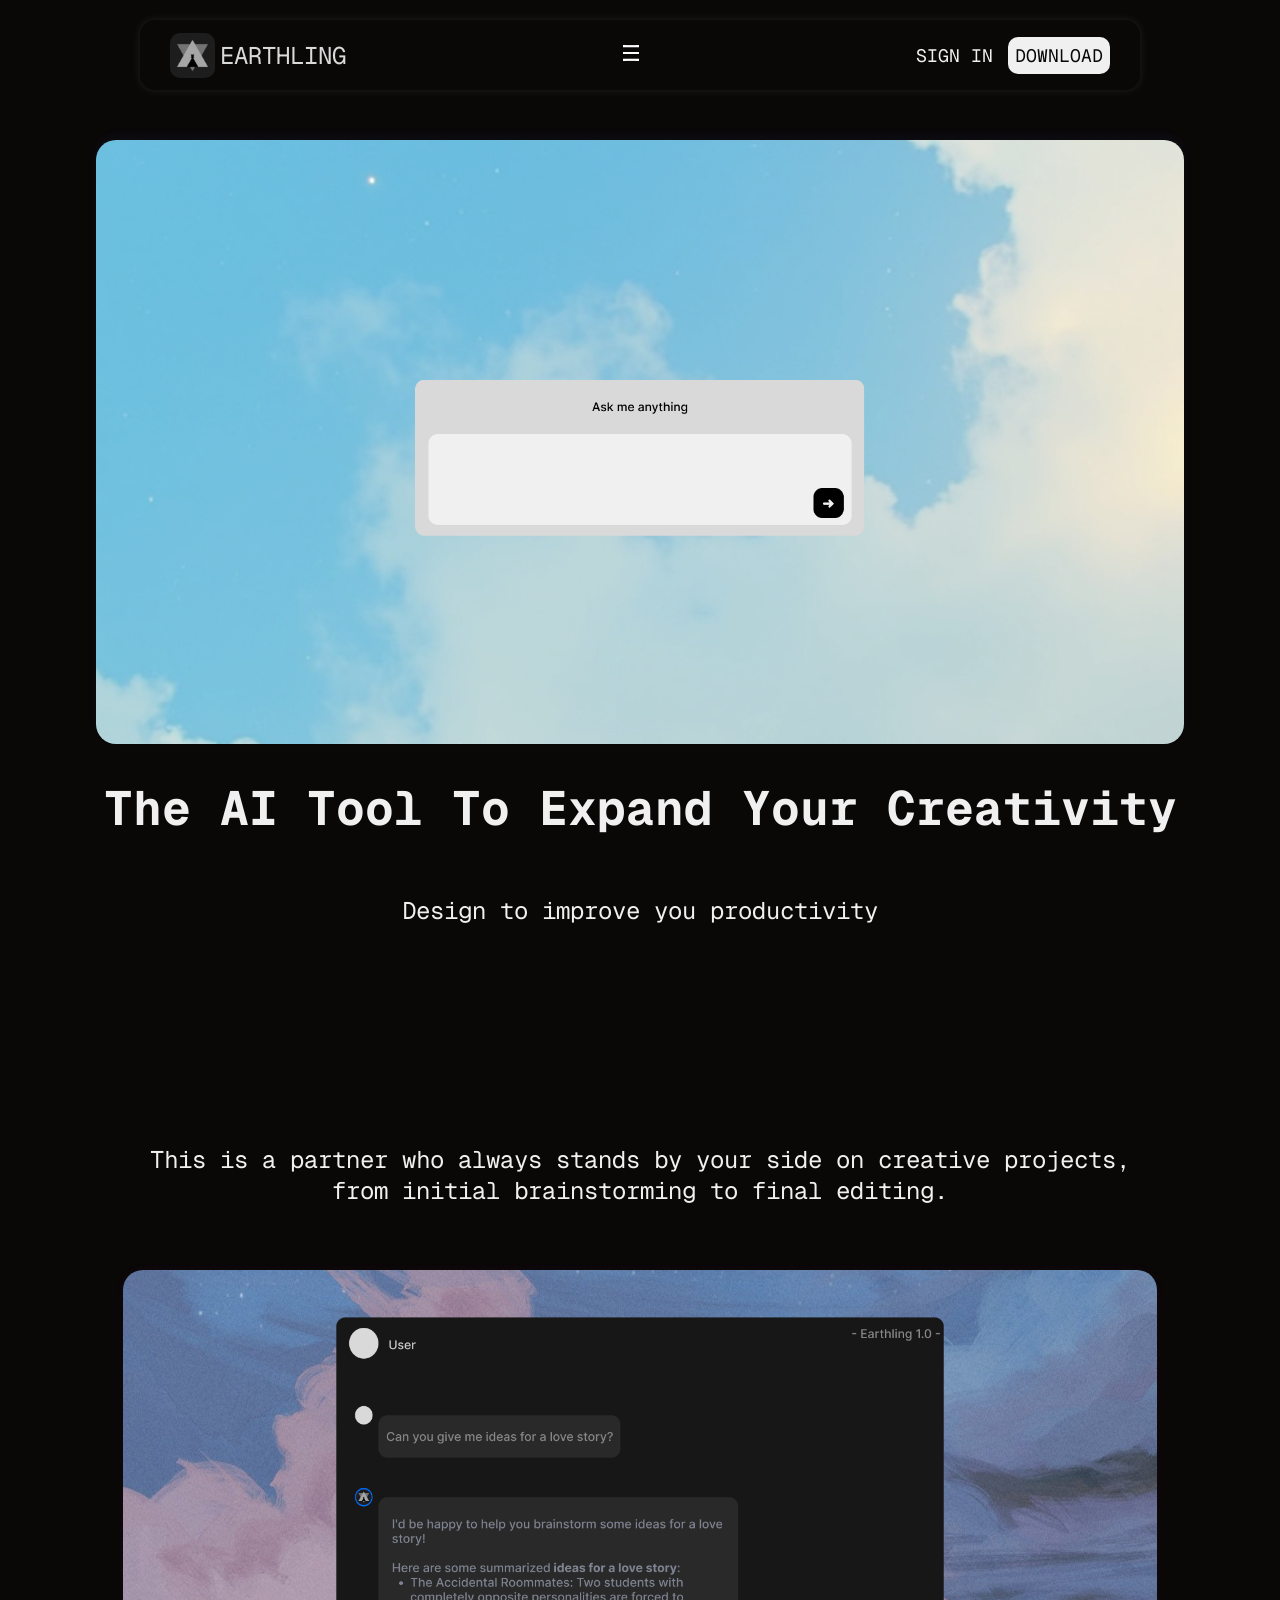
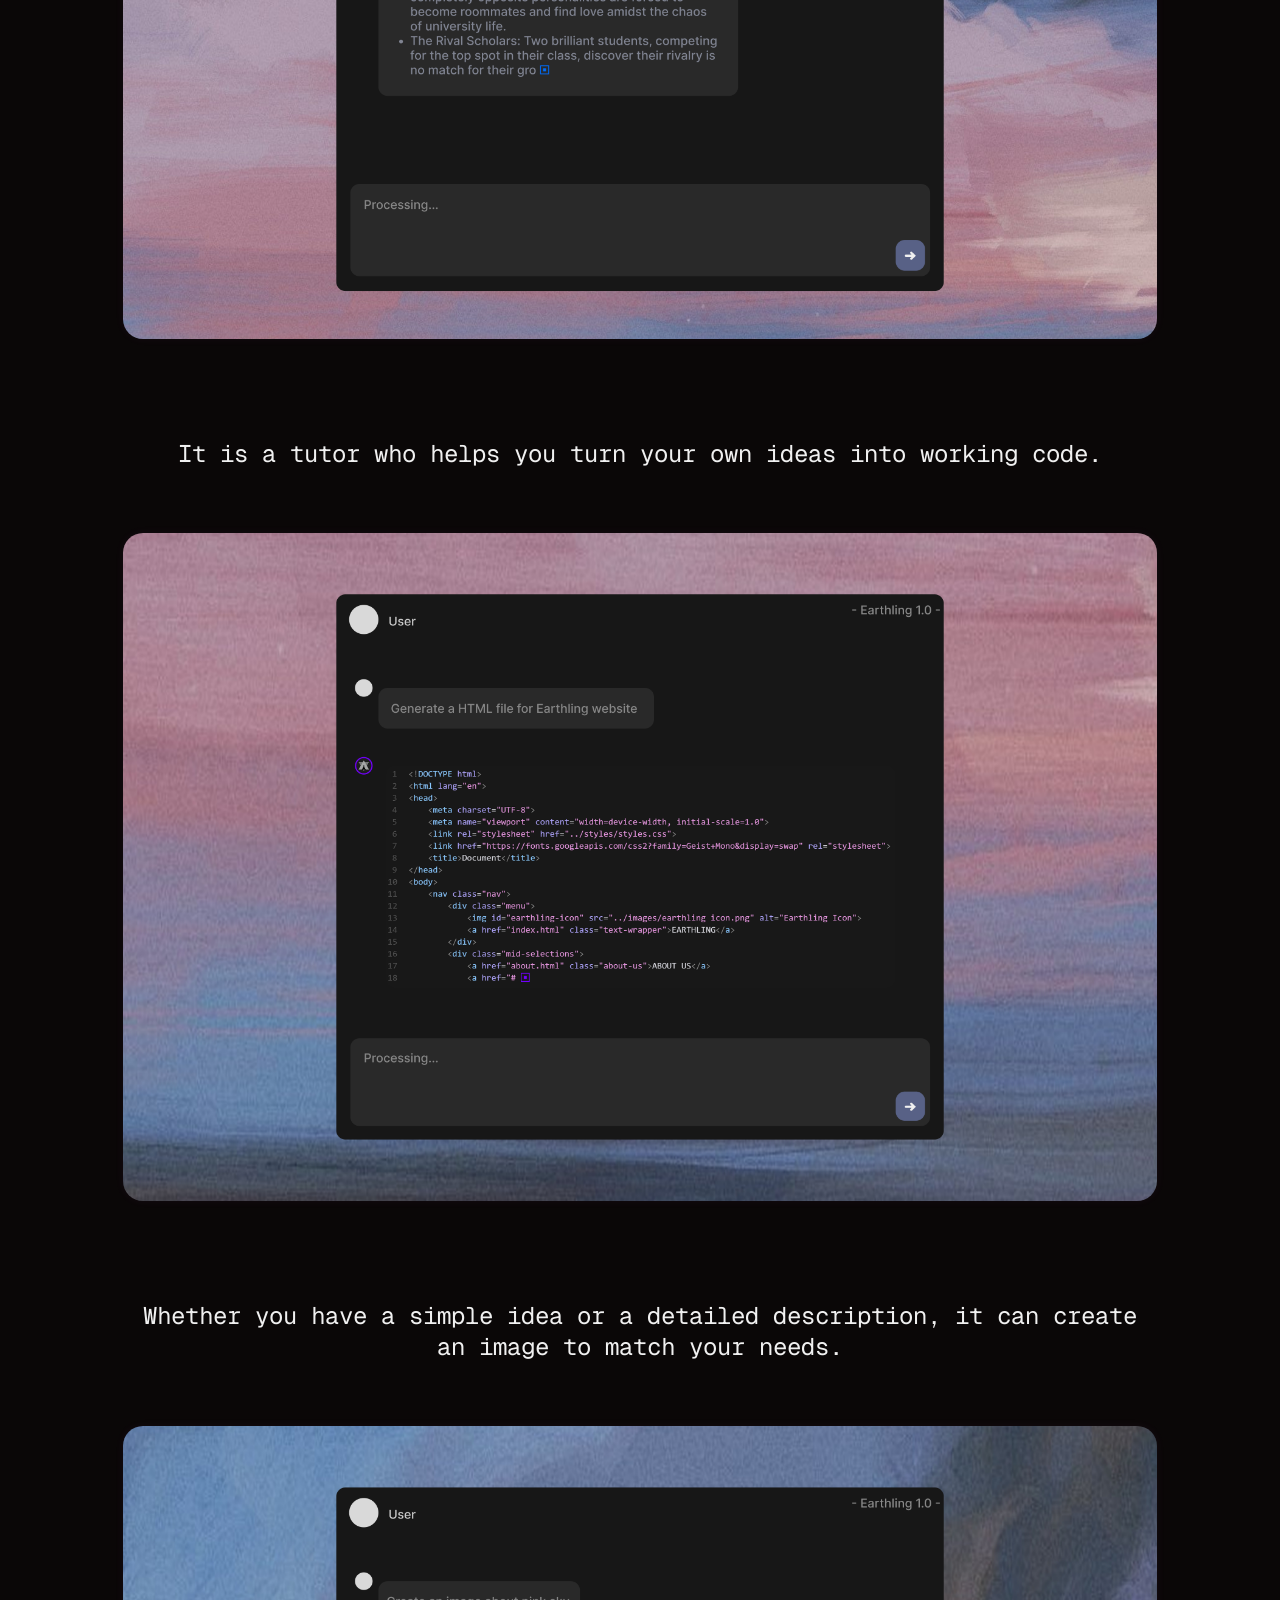
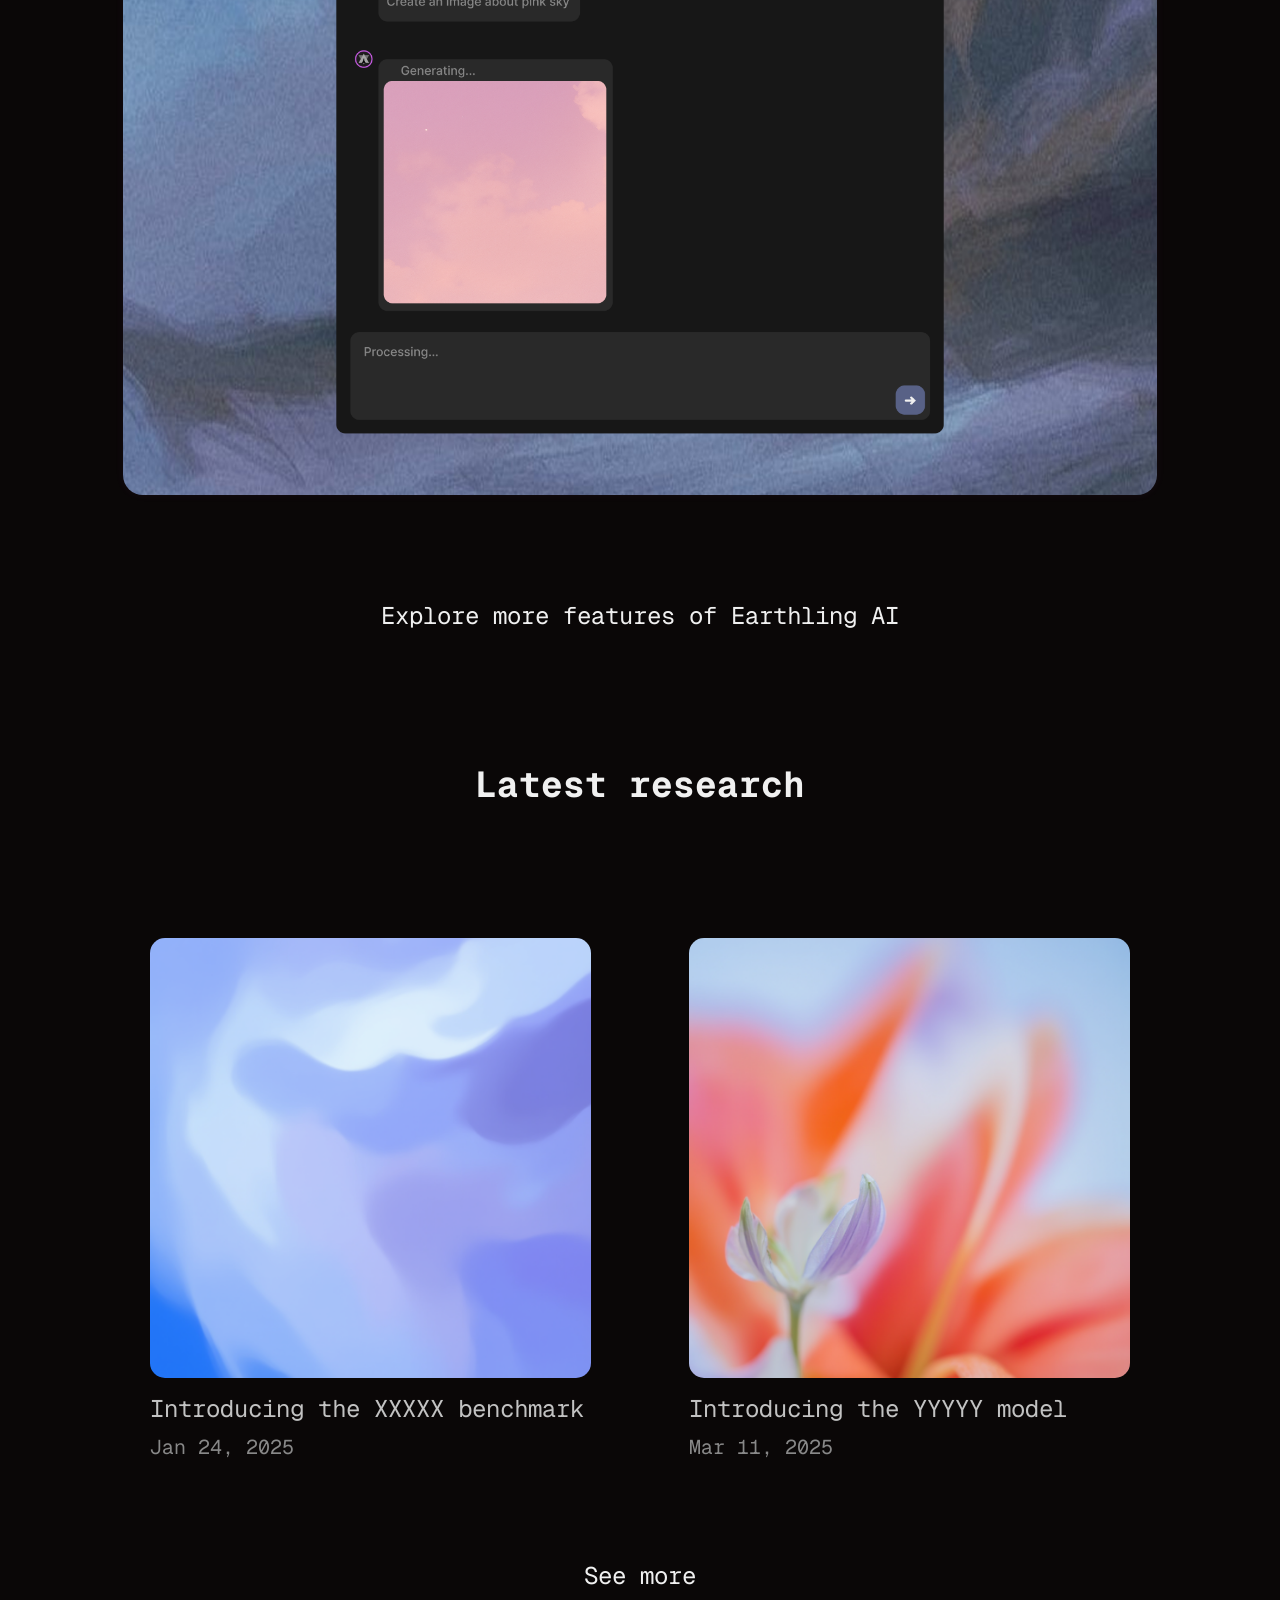
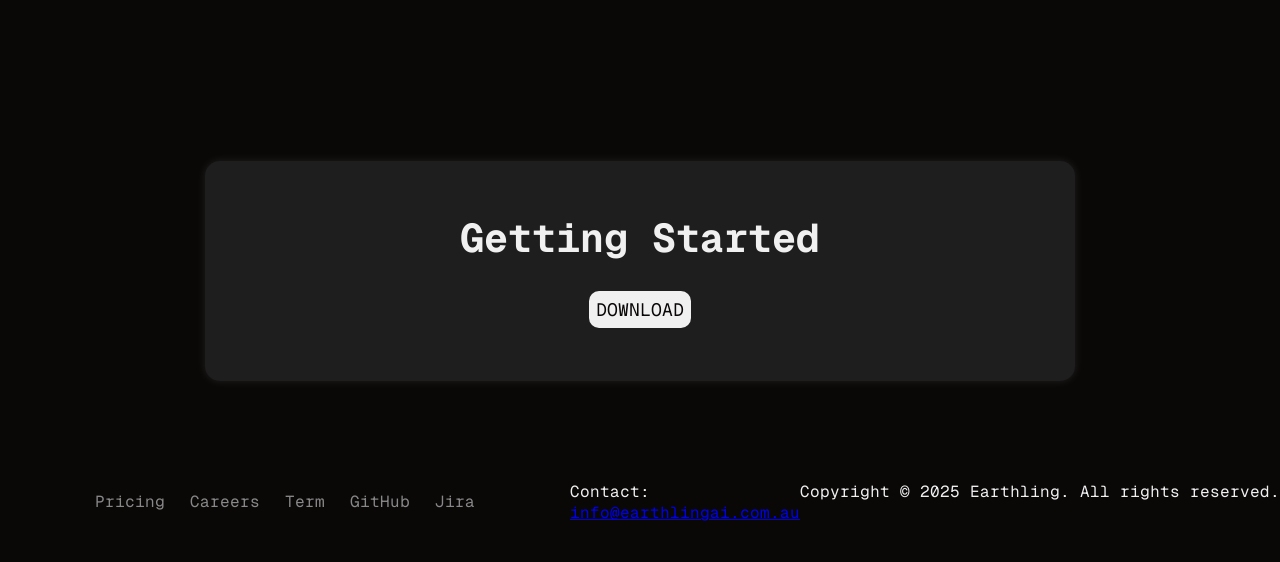
<file: index.html>
<!DOCTYPE html>
<html lang="en">
<head>
    <meta charset="UTF-8">
    <meta name="viewport" content="width=device-width, initial-scale=1.0">
    <link rel="stylesheet" href="../styles/styles.css">
    <link href="https://fonts.googleapis.com/css2?family=Geist+Mono&display=swap" rel="stylesheet">
    <title>Document</title>
</head>
<body>
    <nav class="nav">
        <div class="menu">
            <a href="index.html" class="clickable-wrapper">
                <img id="earthling-icon" src="../images/earthling_icon.png" alt="Earthling Icon">
                <span class="text-wrapper">EARTHLING</span>
            </a>
        </div>
        <div class="mid-selections">
            <a href="about.html" class="about-us">ABOUT US</a>
            <a href="#" class="features">FEATURES</a>
            <a href="#" class="enterprise">ENTERPRISE</a>
            <a href="jobs.html" class="careers">CAREERS</a>
            <a href="#" class="pricing">PRICING</a>
        </div>
    <div class="hidden-menu">
        <img src="../images/dropdownbutton.png" alt="drop down button">
        <div class="dropdown-content">
            <ul>
                <li><a href="about.html" class="about-us">ABOUT US</a></li>
                <li><a href="#" class="features">FEATURES</a></li>
                <li><a href="#" class="enterprise">ENTERPRISE</a></li>
                <li><a href="jobs.html" class="careers">CAREERS</a></li>
                <li><a href="#" class="pricing">PRICING</a></li>
            </ul>
        </div>
    </div>
        <div class="left-selections">
            <div class="signin-button">SIGN IN</div>
            <div class="download-button">DOWNLOAD</div>
        </div>
    </nav>
    <main class="main">
        <div class="top-part">
            <img id="top-image" src="../images/topportion.png" alt="sky image">
            <div class="product-purpose">
                <h1>The AI Tool To Expand Your Creativity</h1>
                <p>Design to improve you productivity</p>
            </div>
        </div>
        <div class="overview">
            <div>
                <p class="image-title">This is a partner who always stands by your side on creative projects, from initial brainstorming to final editing.</p>
                <img class="overview-images" src="../images/storyprompt.png" alt="Story Prompt">
            </div>
            <div>
                <p class="image-title">It is a tutor who helps you turn your own ideas into working code.</p>
                <img class="overview-images" src="../images/codeprompt.png" alt="Code Prompt">
            </div>
            <div>
                <p class="image-title">Whether you have a simple idea or a detailed description, it can create an image to match your needs.</p>
                <img class="overview-images" src="../images/imageprompt.png" alt="Image Prompt">
            </div>
            <div class="see-more">Explore more features of Earthling AI</div>
        </div>
        <div class="mid-part">
            <div class="research">
                <h2>Latest research</h2>
            </div>
            <div class="news">
                <div class="left-news">
                    <img id="research-left" src="../images/bluepallete.png" alt="Left News Image">
                    <div class="image-label">Introducing the XXXXX benchmark</div>
                    <div class="image-date">Jan 24, 2025</div>
                </div>
                <div class="right-news">
                    <img id="research-right" src="../images/flower.png" alt="Right News Image">
                    <div class="image-label">Introducing the YYYYY model</div>
                    <div class="image-date">Mar 11, 2025</div>
                </div>
            </div>
            <div class="see-more">See more</div>
        </div>
        <div class="bottom-part">
            <h1 class="getting-started">Getting Started</h1>
            <div class="download-button">DOWNLOAD</div>
        </div>
    </main>
    <footer class="footer">
        <div class="links">
            <a href="#" class="pricing">Pricing</a>
            <a href="jobs.html" class="careers">Careers</a>
            <a href="#" class="term">Term</a>
            <a href="#" class="github">GitHub</a>
            <a href="https://earthlings-team.atlassian.net/jira/software/projects/SCRUM/boards/1/backlog?cloudId=83d0d5f4-1b23-4433-a07f-a8ee198e5468&atlOrigin=eyJpIjoiOTI3ZGI1M2IwNzVhNGZkZjk2ZGVkMGQ4YmY2OTdlMDYiLCJwIjoiaiJ9" class="jira">Jira</a> <!--add jira link here-->
        </div>
        <div class="contact-box">
            <div class="contact">Contact:</div>
            <a class="email" href="info@earthlingai.com.au">info@earthlingai.com.au</a>
        </div>
        <div class="copyright">Copyright © 2025 Earthling. All rights reserved.</div>
    </footer>
</body>
</html>
</file>
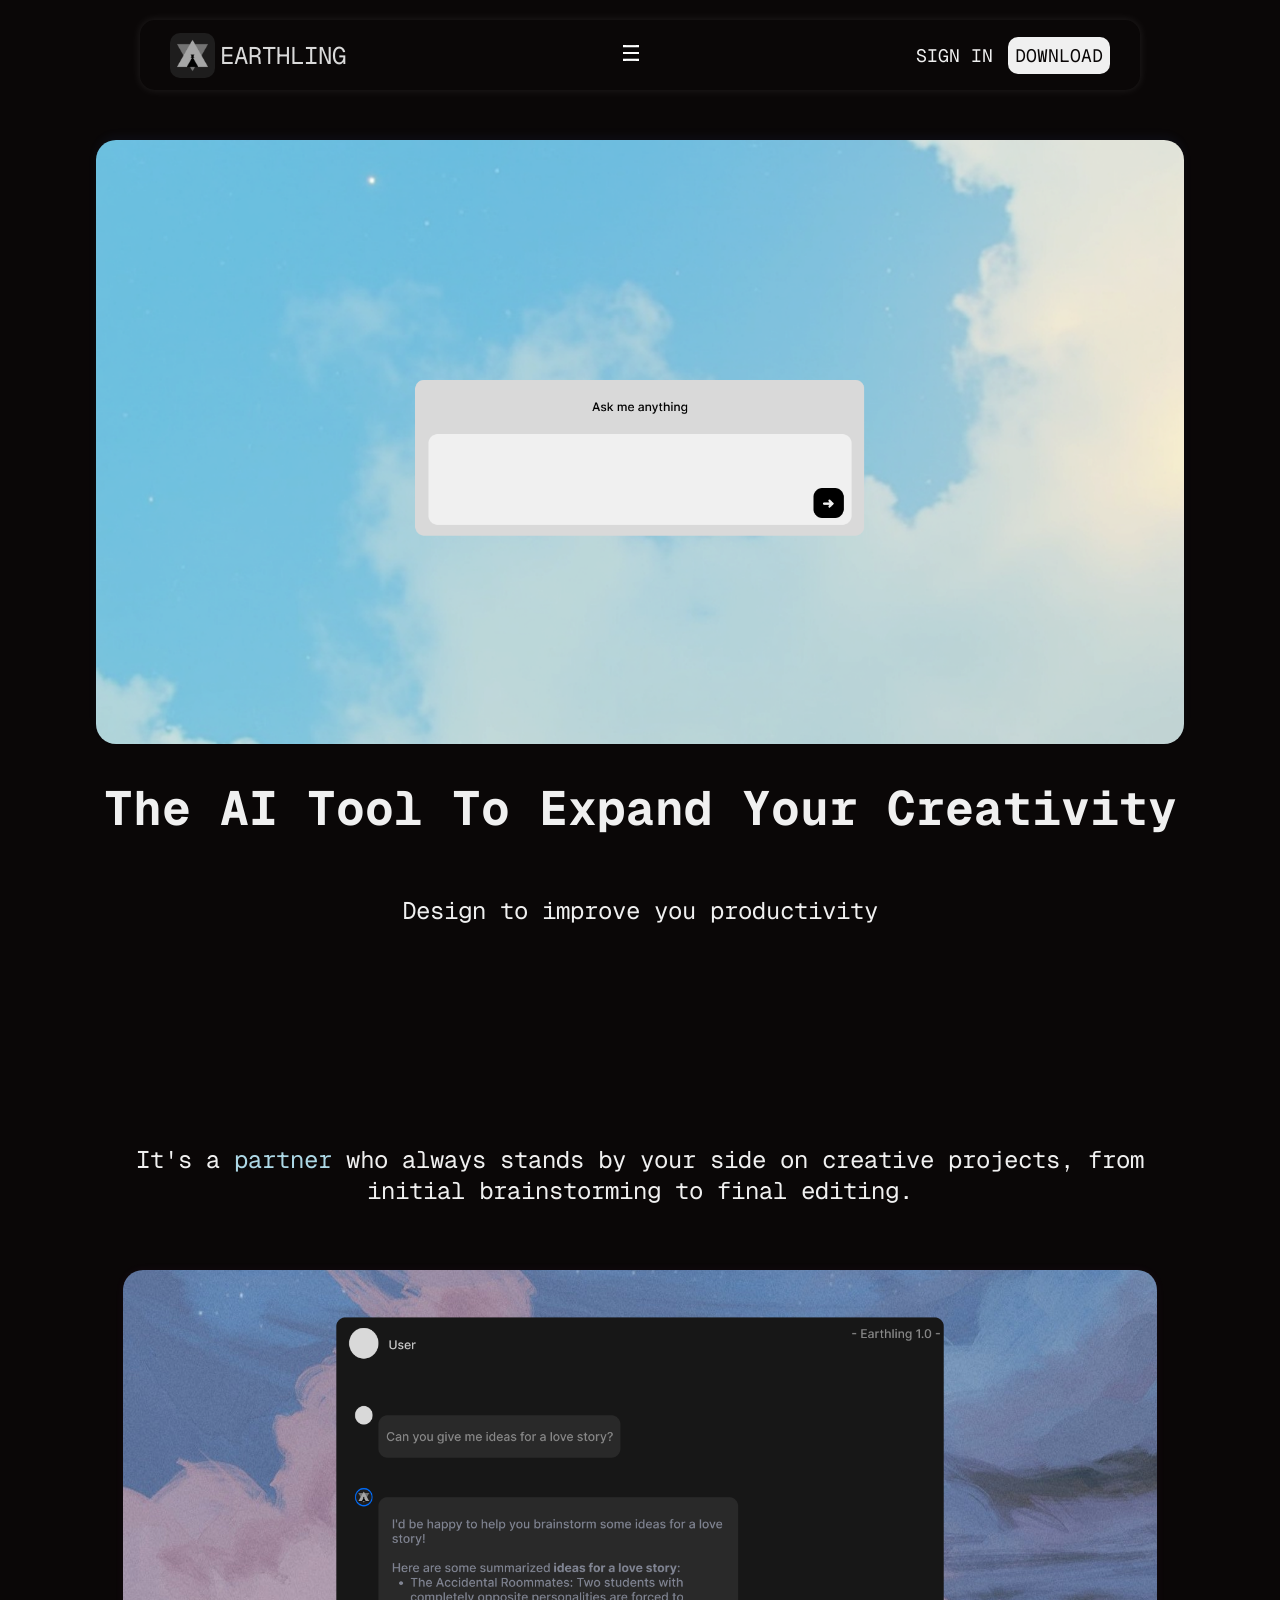
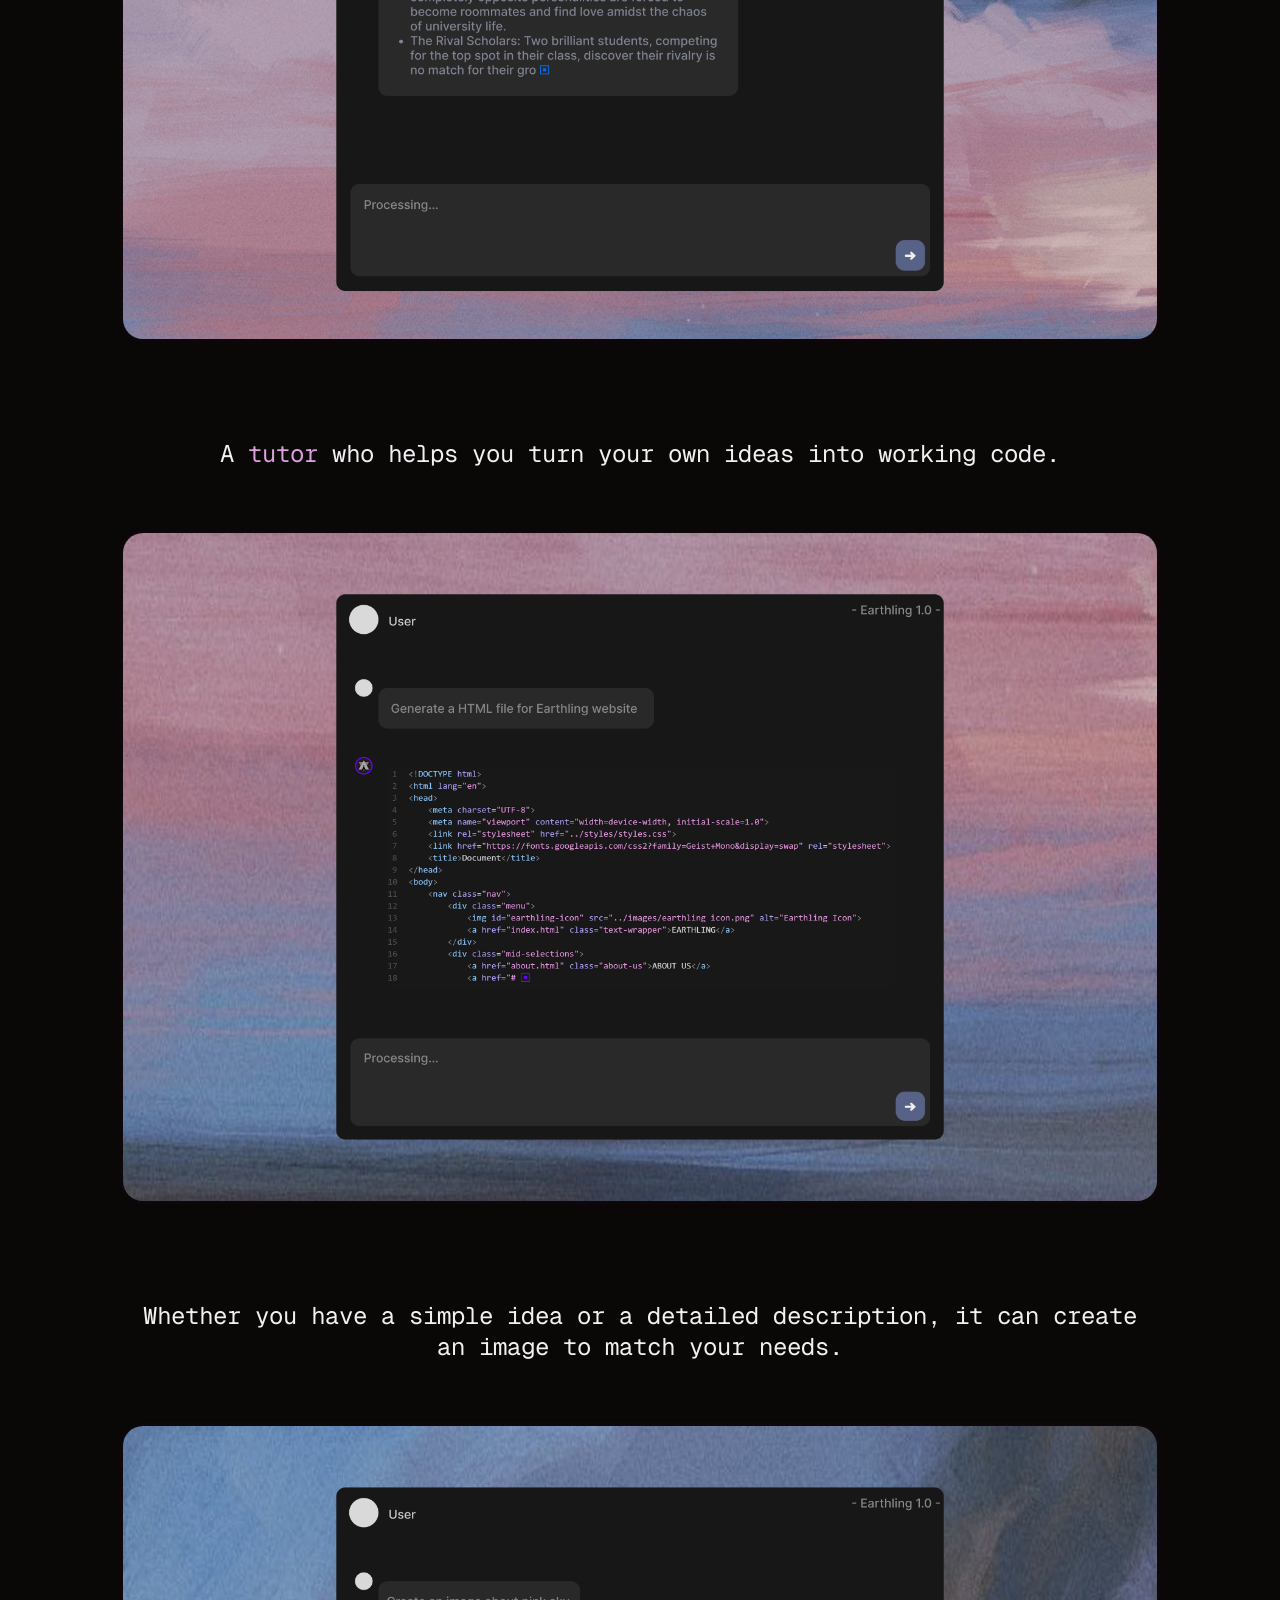
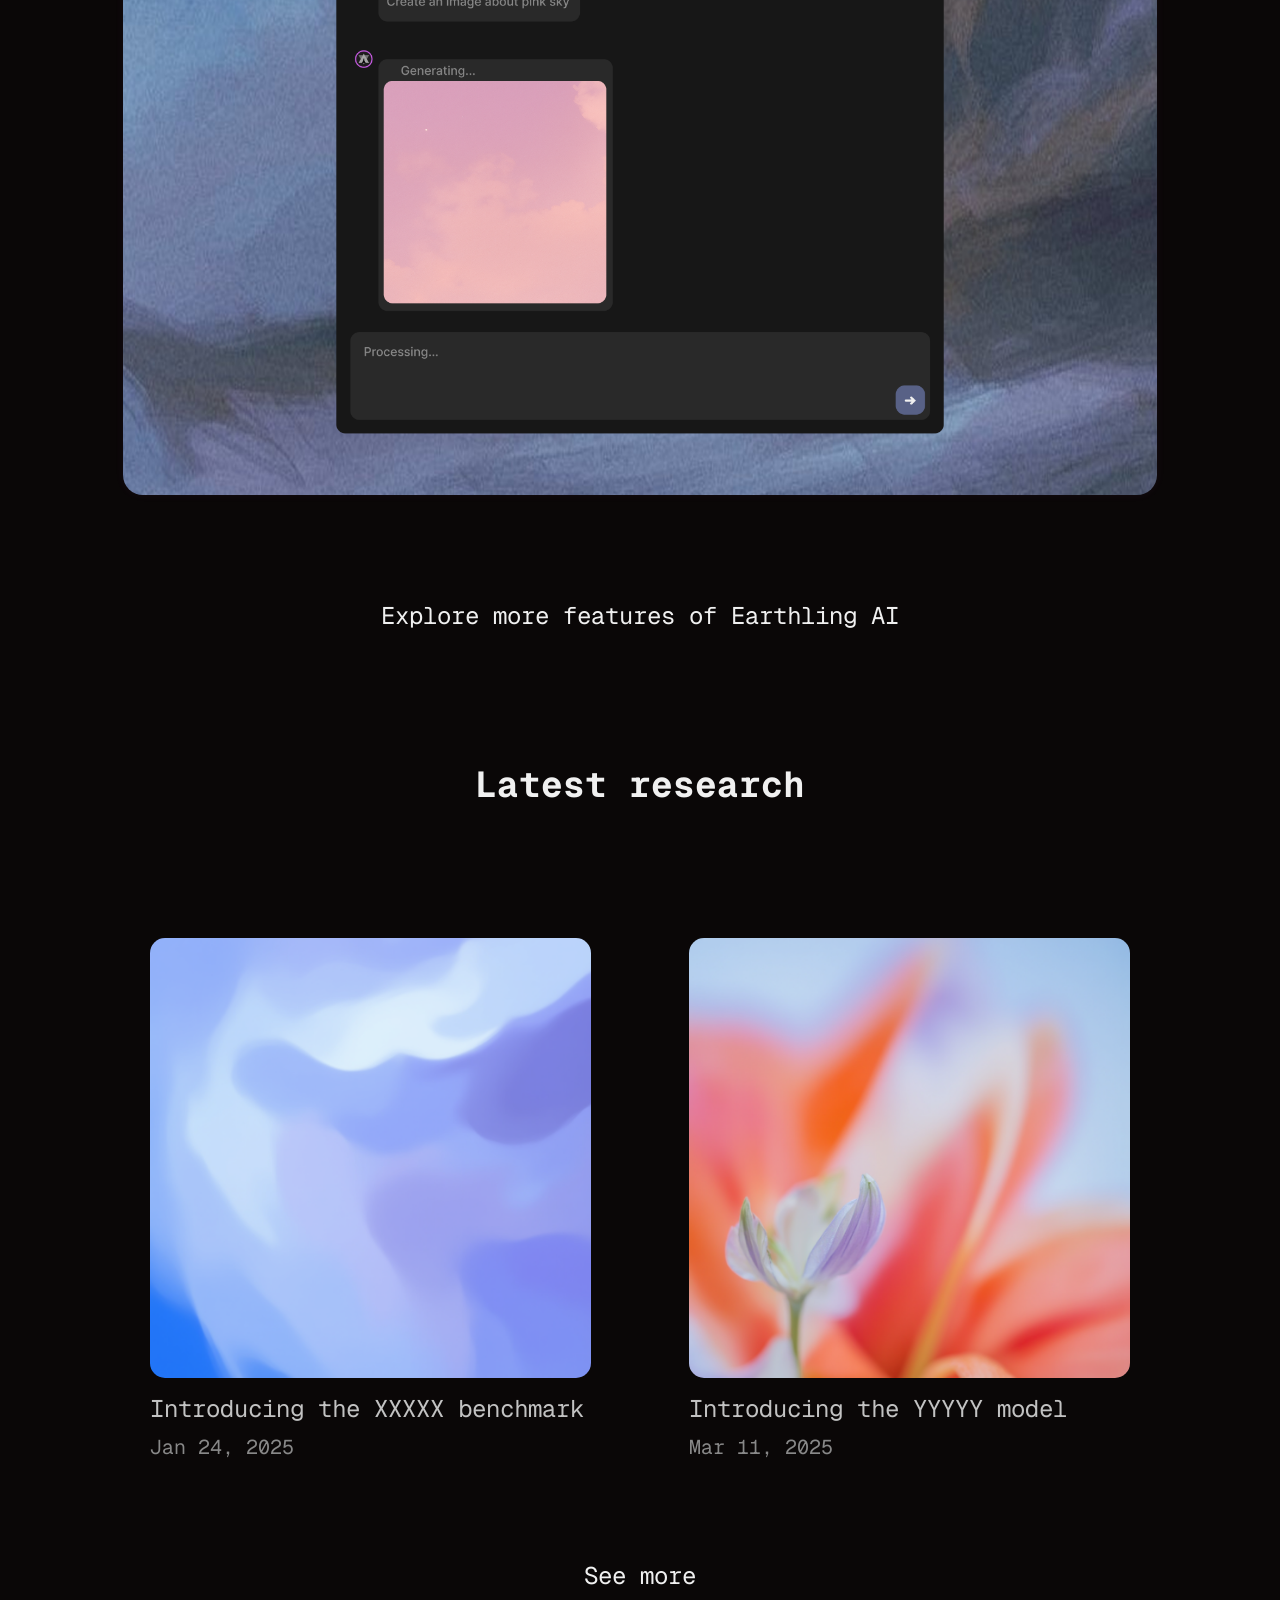
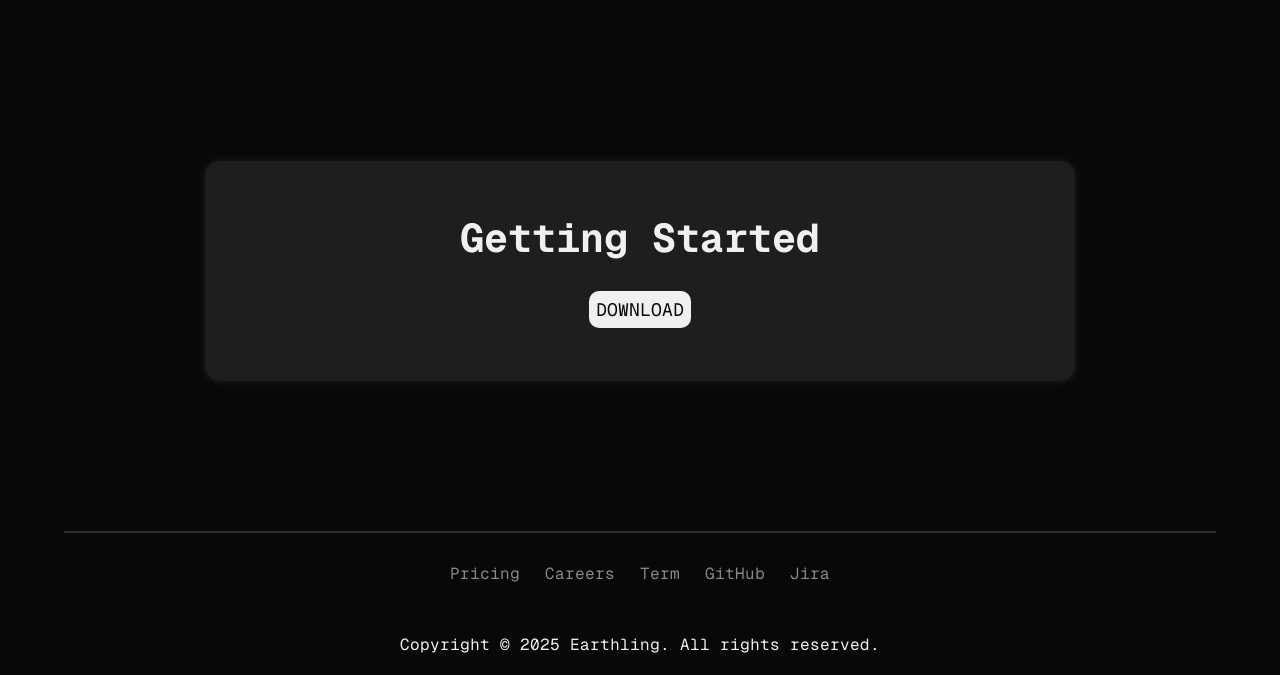
<file: project1/index.html>
<!DOCTYPE html>
<html lang="en">
<head>
    <meta charset="UTF-8">
    <meta name="viewport" content="width=device-width, initial-scale=1.0">
    <link rel="stylesheet" href="../styles/styles.css">
    <link href="https://fonts.googleapis.com/css2?family=Geist+Mono&display=swap" rel="stylesheet">
    <title>Document</title>
</head>
<body>
    <nav class="nav">
        <div class="menu">
            <a href="index.html" class="clickable-wrapper">
                <div id="earthling-icon"></div>
                <span class="text-wrapper">EARTHLING</span>
            </a>
        </div>
        <div class="mid-selections">
            <a href="about.html" class="about-us">ABOUT US</a>
            <a href="#" class="features">FEATURES</a>
            <a href="#" class="enterprise">ENTERPRISE</a>
            <a href="jobs.html" class="careers">CAREERS</a>
            <a href="mailto:info@earthlingai.com.au" class="contact-us">CONTACT US</a>
        </div>
    <div class="hidden-menu">
        <img src="../images/dropdownbutton.png" alt="drop down button">
        <div class="dropdown-content">
            <ul>
                <li><a href="about.html" class="about-us">ABOUT US</a></li>
                <li><a href="#" class="features">FEATURES</a></li>
                <li><a href="#" class="enterprise">ENTERPRISE</a></li>
                <li><a href="jobs.html" class="careers">CAREERS</a></li>
                <li><a href="mailto:info@earthlingai.com.au" class="contact-us">CONTACT US</a></li>
            </ul>
        </div>
    </div>
        <div class="left-selections">
            <div class="signin-button">SIGN IN</div>
            <div class="download-button">DOWNLOAD</div>
        </div>
    </nav>
    <main class="main">
        <div class="top-part">
            <img id="top-image" src="../images/topportion.png" alt="sky image">
            <div class="product-purpose">
                <h1>The AI Tool To Expand Your Creativity</h1>
                <p>Design to improve you productivity</p>
            </div>
        </div>
        <div class="overview">
            <div>
                <p class="image-title">It's a <span id="partner">partner</span> who always stands by your side on creative projects, from initial brainstorming to final editing.</p>
                <img class="overview-images" src="../images/storyprompt.png" alt="Story Prompt">
            </div>
            <div>
                <p class="image-title">A <span id="tutor">tutor</span> who helps you turn your own ideas into working code.</p>
                <img class="overview-images" src="../images/codeprompt.png" alt="Code Prompt">
            </div>
            <div>
                <p class="image-title">Whether you have a simple idea or a detailed description, it can create an image to match your needs.</p>
                <img class="overview-images" src="../images/imageprompt.png" alt="Image Prompt">
            </div>
            <div class="see-more">Explore more features of Earthling AI</div>
        </div>
        <div class="mid-part">
            <div class="research">
                <h2>Latest research</h2>
            </div>
            <div class="news">
                <div class="left-news">
                    <img id="research-left" src="../images/bluepallete.png" alt="Left News Image">
                    <div class="image-label">Introducing the XXXXX benchmark</div>
                    <div class="image-date">Jan 24, 2025</div>
                </div>
                <div class="right-news">
                    <img id="research-right" src="../images/flower.png" alt="Right News Image">
                    <div class="image-label">Introducing the YYYYY model</div>
                    <div class="image-date">Mar 11, 2025</div>
                </div>
            </div>
            <div class="see-more">See more</div>
        </div>
        <div class="bottom-part">
            <h1 class="getting-started">Getting Started</h1>
            <div class="download-button">DOWNLOAD</div>
        </div>
    </main>
    <footer class="footer">
        <div class="footer-content">
            <div class="links">
                <a href="#" class="pricing">Pricing</a>
                <a href="jobs.html" class="careers">Careers</a>
                <a href="#" class="term">Term</a>
                <a href="https://github.com/quangDungnguyen2004/Project-Part-1-of-2.git" target="_blank" class="github">GitHub</a>
                <a href="https://earthlings-team.atlassian.net/jira/software/projects/SCRUM/summary?atlOrigin=eyJpIjoiMTAxNDgwMGYzMDk1NDI2MmI4NTk1NGYzZTFjNjcyZmMiLCJwIjoiaiJ9" target="_blank" class="jira">Jira</a>
            </div>
            <div class="copyright">Copyright © 2025 Earthling. All rights reserved.</div>
        </div>
    </footer>
</body>
</html>
<!--
AI prompt used
- Generate blue palette art and red flower for me
*Additional note:I have used minor prompts with different AIs like GPT-4o, Claude 3.5 / 3.7 Sonnet to 
mostly help me fix my coding problems related to inappropriate formats as well as noticing unnecessary code. 
The rest of the designing work which is around 70% of the design are made through one own knowledge in Figma
-->
</file>
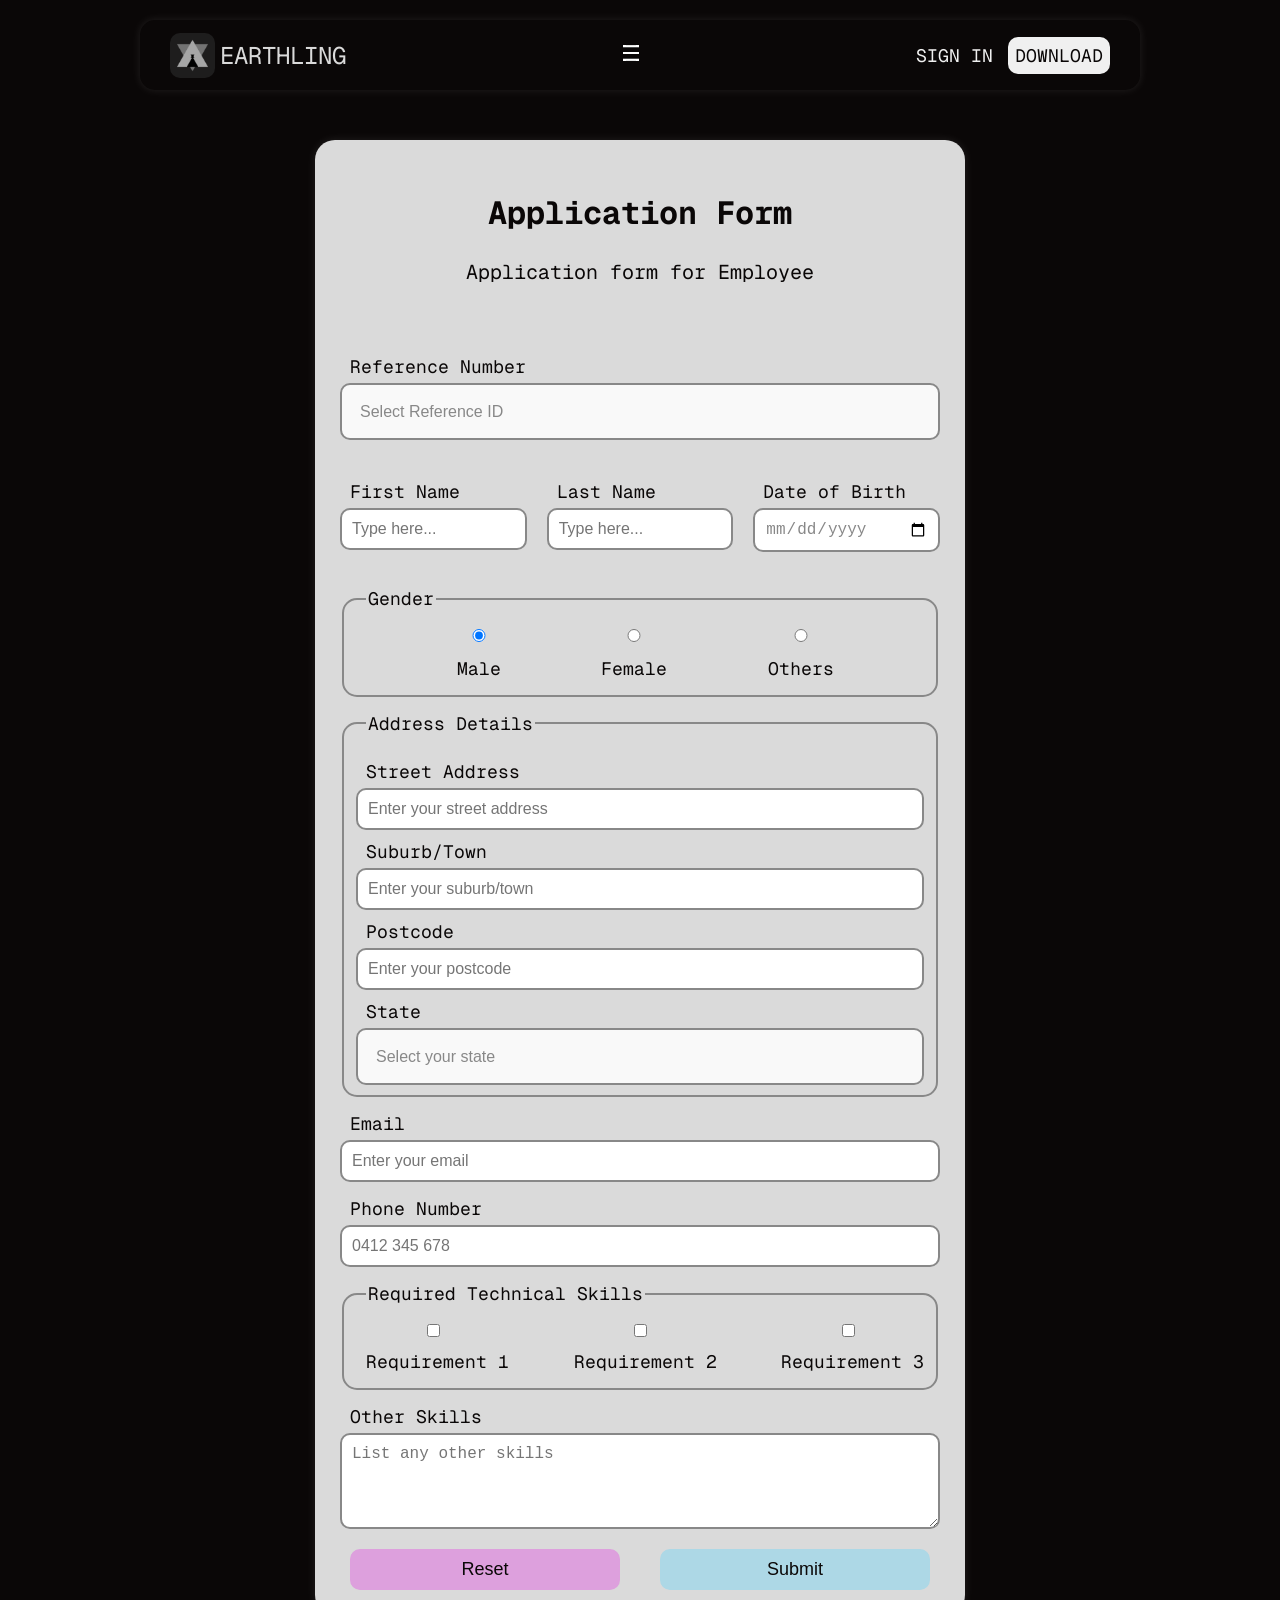
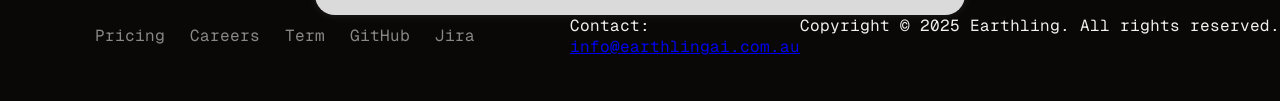
<file: apply.html>
<!DOCTYPE html>
<html lang="en">
<head>
    <meta charset="UTF-8">
    <meta name="viewport" content="width=device-width, initial-scale=1.0">
    <link rel="stylesheet" href="../styles/styles.css">
    <link href="https://fonts.googleapis.com/css2?family=Geist+Mono&display=swap" rel="stylesheet">
    <title>Application Form</title>
</head>
<body>
    <nav class="nav">
        <div class="menu">
            <a href="index.html" class="clickable-wrapper">
                <img id="earthling-icon" src="../images/earthling_icon.png" alt="Earthling Icon">
                <span class="text-wrapper">EARTHLING</span>
            </a>
        </div>
        <div class="mid-selections">
            <a href="about.html" class="about-us">ABOUT US</a>
            <a href="#" class="features">FEATURES</a>
            <a href="#" class="enterprise">ENTERPRISE</a>
            <a href="jobs.html" class="careers">CAREERS</a>
            <a href="#" class="pricing">PRICING</a>
        </div>
        <div class="hidden-menu">
            <img src="../images/dropdownbutton.png" alt="drop down button">
            <div class="dropdown-content">
                <ul>
                    <li><a href="about.html" class="about-us">ABOUT US</a></li>
                    <li><a href="#" class="features">FEATURES</a></li>
                    <li><a href="#" class="enterprise">ENTERPRISE</a></li>
                    <li><a href="jobs.html" class="careers">CAREERS</a></li>
                    <li><a href="#" class="pricing">PRICING</a></li>
                </ul>
            </div>
        </div>
        <div class="left-selections">
            <div class="signin-button">SIGN IN</div>
            <div class="download-button">DOWNLOAD</div>
        </div>
    </nav>
    <main class="main">
        <div class="form-wrapper">
            <form class="application-form" action="https://mercury.swin.edu.au/it000000/formtest.php" method="post">
                <h2 class="form-title">Application Form</h2>
                <p class="under-form-title">Application form for Employee</p>
                <div class="input-block">
                    <label for="refnum">Reference Number</label>
                    <select class="select-box" name="Reference_number" id="refnum" required>
                        <option value="" selected disabled>Select Reference ID</option>
                        <option value="FT101">FT101</option>
                        <option value="FT102">FT102</option>
                        <option value="FT103">FT103</option>
                        <option value="FT104">FT104</option>
                        <option value="FT105">FT105</option>
                    </select>
                </div>
                <div class="input-row">
                    <div class="input-block">
                        <label for="fname">First Name</label>
                        <input type="text" id="fname" name="Full_name" maxlength="20" placeholder="Type here..." autocomplete="given-name" required>
                    </div>
                    <div class="input-block">
                        <label for="lname">Last Name</label>
                        <input type="text" id="lname" name="Last_name" maxlength="20" placeholder="Type here..." autocomplete="family-name" required>
                    </div>
                    <div class="input-block">
                        <label for="dob">Date of Birth</label>
                        <input type="date" id="dob" name="Date_of_birth" required>
                    </div>
                </div>
                <div class="input-block">
                    <fieldset>
                        <legend>Gender</legend>
                        <div class="gender-selection-wrapper">
                            <div>
                                <input type="radio" id="male" name="Gender" value="Male" checked>
                                <label for="male">Male</label>
                            </div>
                            <div>
                                <input type="radio" id="female" name="Gender" value="Female">
                                <label for="female">Female</label>
                            </div>
                            <div>
                                <input type="radio" id="other" name="Gender" value="Other">
                                <label for="other">Others</label>
                            </div>
                        </div>
                    </fieldset>
                </div>
                <div class="input-block">
                    <fieldset>
                        <legend>Address Details</legend>
                        <div class="address-option">
                            <label for="street">Street Address</label>
                            <input type="text" id="street" name="Street" maxlength="40" placeholder="Enter your street address" required>
                        </div>
                        <div class="address-option">
                            <label for="suburb">Suburb/Town</label>
                            <input type="text" id="suburb" name="Suburb" maxlength="40" placeholder="Enter your suburb/town" required>
                        </div>
                        <div class="address-option">
                            <label for="postcode">Postcode</label>
                            <!--The pattern for PostCode is from 3widgets.com Regex generator-->
                            <input type="tel" id="postcode" name="Postcode" maxlength="4" pattern="020\d|02[1-9]\d|0[3-9]\d{2}|[1-8]\d{3}|9[0-8]\d{2}|99[0-3]\d|994[0-4]" title="Postcode must be 4 digits and match the range 0200 to 9944" placeholder="Enter your postcode" required>
                        </div>
                        <div class="address-option">
                            <label for="state">State</label>
                            <select class="select-box" name="State" id="state" required>
                                <option value="">Select your state</option>
                                <option value="VIC">VIC</option>
                                <option value="NSW">NSW</option>
                                <option value="QLD">QLD</option>
                                <option value="NT">NT</option>
                                <option value="WA">WA</option>
                                <option value="SA">SA</option>
                                <option value="TAS">TAS</option>
                                <option value="ACT">ACT</option>
                            </select>
                        </div>
                    </fieldset>
                </div>
                <div class="input-block">
                    <label for="email">Email</label>
                    <input type="email" id="email" name="Email" placeholder="Enter your email" autocomplete="email" required>
                </div>
                <div class="input-block">
                    <label for="phone">Phone Number</label>
                    <input type="tel" id="phone" name="Phone_number" maxlength="12" pattern="04+[0-9 ]{10}" placeholder="0412 345 678" title="Format: 0412 345 678" autocomplete="tel" required>
                </div>
                <div class="input-block">
                    <fieldset class="skills-section">
                        <legend>Required Technical Skills</legend>
                        <div class="skill-option">
                            <input type="checkbox" id="req1" name="Tech_skills" value="req1" required>
                            <label for="req1">Requirement 1</label>
                        </div>
                        <div class="skill-option">
                            <input type="checkbox" id="req2" name="Tech_skills" value="req2">
                            <label for="req2">Requirement 2</label>
                        </div>
                        <div class="skill-option">
                            <input type="checkbox" id="req3" name="Tech_skills" value="req3">
                            <label for="req3">Requirement 3</label>
                        </div>
                    </fieldset>
                </div>
                <div class="input-block">
                    <label for="otherskills">Other Skills</label>
                    <textarea id="otherskills" name="Other_skills" rows="4" cols="40" placeholder="List any other skills"></textarea>
                </div>
                <div class="input-block">
                    <input class="left-button" type="reset" value="Reset">
                    <input class="right-button" type="submit" value="Submit">
                </div>
            </form>
        </div>
    </main>
    <footer class="footer">
        <div class="links">
            <a href="#" class="pricing">Pricing</a>
            <a href="jobs.html" class="careers">Careers</a>
            <a href="#" class="term">Term</a>
            <a href="#" class="github">GitHub</a>
            <a href="https://earthlings-team.atlassian.net/jira/software/projects/SCRUM/boards/1/backlog?cloudId=83d0d5f4-1b23-4433-a07f-a8ee198e5468&atlOrigin=eyJpIjoiOTI3ZGI1M2IwNzVhNGZkZjk2ZGVkMGQ4YmY2OTdlMDYiLCJwIjoiaiJ9" class="jira">Jira</a>
        </div>
        <div class="contact-box">
            <div class="contact">Contact:</div>
            <a class="email" href="mailto:info@earthlingai.com.au">info@earthlingai.com.au</a>
        </div>
        <div class="copyright">Copyright © 2025 Earthling. All rights reserved.</div>
    </footer>
</body>
</html>
</file>
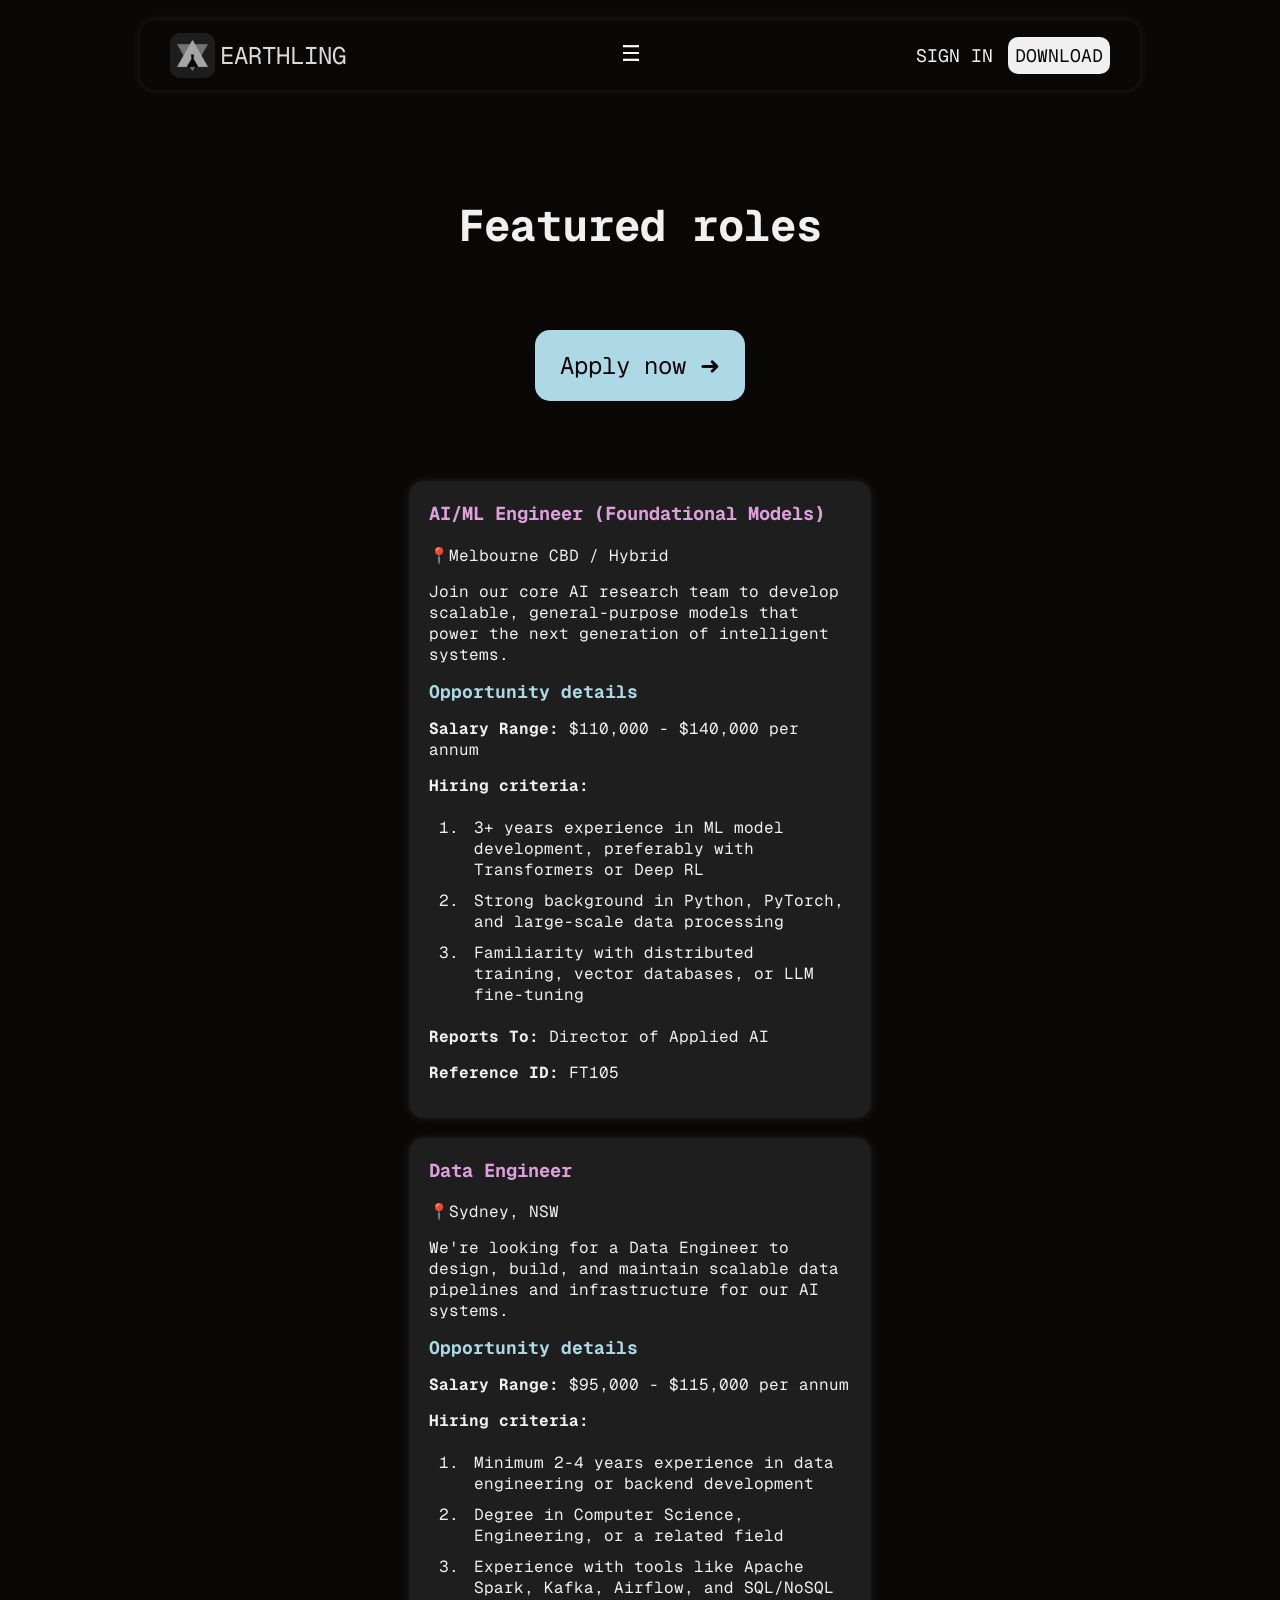
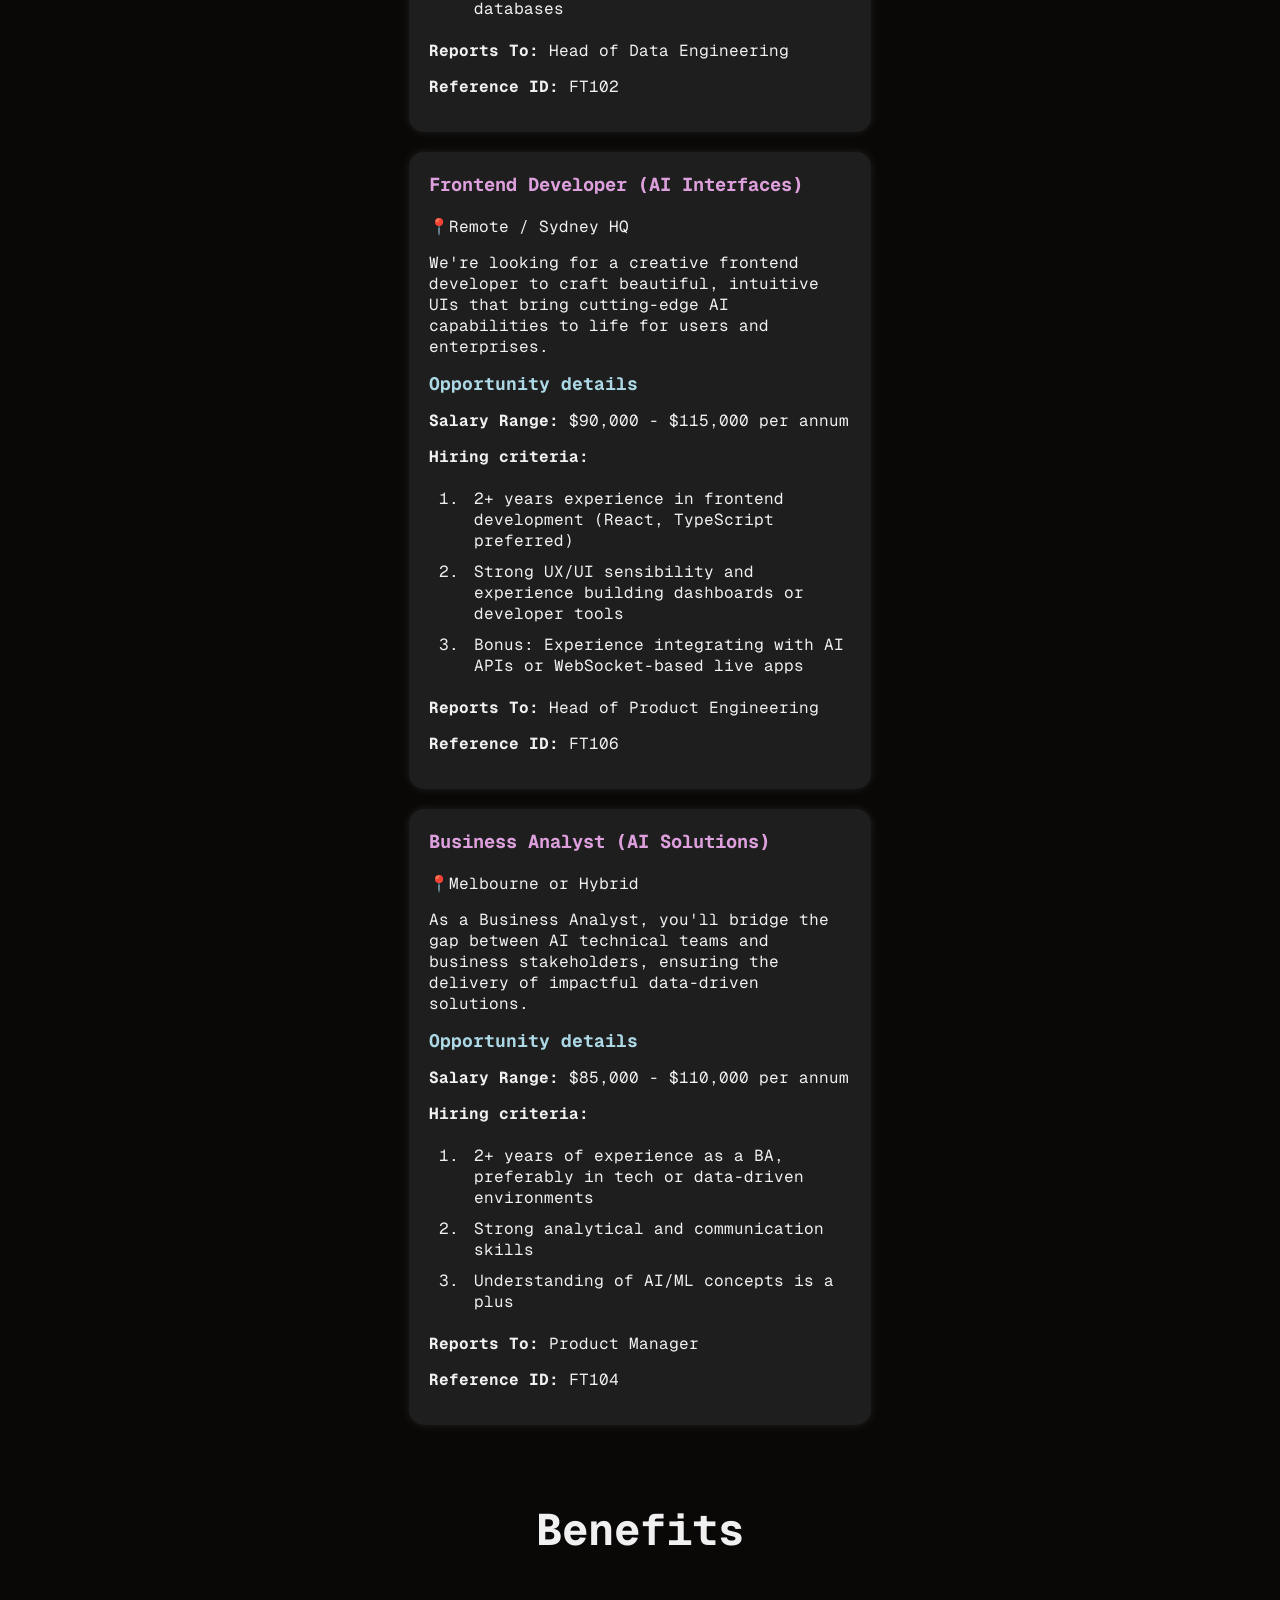
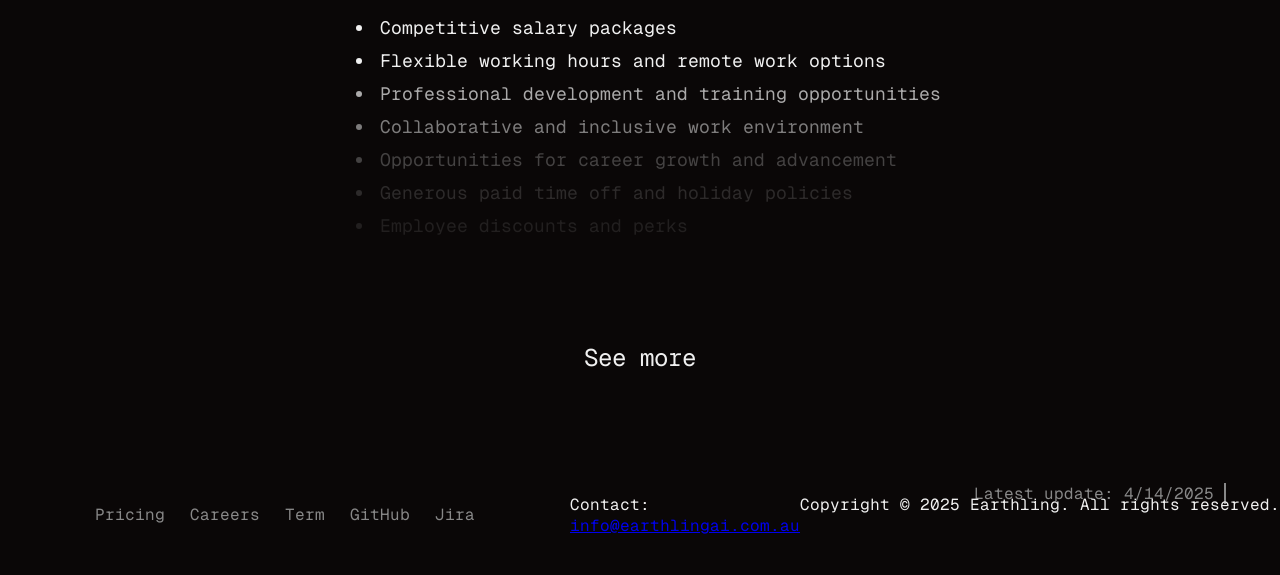
<file: jobs.html>
<!DOCTYPE html>
<html lang="en">
<head>
    <meta charset="UTF-8">
    <meta name="viewport" content="width=device-width, initial-scale=1.0">
    <link rel="stylesheet" href="../styles/styles.css">
    <link href="https://fonts.googleapis.com/css2?family=Geist+Mono&display=swap" rel="stylesheet">
    <title>Document</title>
</head>
<body>
    <nav class="nav">
        <div class="menu">
            <a href="index.html" class="clickable-wrapper">
                <img id="earthling-icon" src="../images/earthling_icon.png" alt="Earthling Icon">
                <span class="text-wrapper">EARTHLING</span>
            </a>
        </div>
        <div class="mid-selections">
            <a href="about.html" class="about-us">ABOUT US</a>
            <a href="#" class="features">FEATURES</a>
            <a href="#" class="enterprise">ENTERPRISE</a>
            <a href="jobs.html" class="careers">CAREERS</a>
            <a href="#" class="pricing">PRICING</a>
        </div>
    <div class="hidden-menu">
        <img src="../images/dropdownbutton.png" alt="drop down button">
        <div class="dropdown-content">
            <ul>
                <li><a href="about.html" class="about-us">ABOUT US</a></li>
                <li><a href="#" class="features">FEATURES</a></li>
                <li><a href="#" class="enterprise">ENTERPRISE</a></li>
                <li><a href="jobs.html" class="careers">CAREERS</a></li>
                <li><a href="#" class="pricing">PRICING</a></li>
            </ul>
        </div>
    </div>
        <div class="left-selections">
            <div class="signin-button">SIGN IN</div>
            <div class="download-button">DOWNLOAD</div>
        </div>
    </nav>
    <main class="main">
        <div class="mid-part">
            <section>
                <div class="title-wrapper">
                    <h1>Featured roles</h1>
                </div>
                <div class="apply-button">
                    <a href="apply.html">Apply now ➜</a>
                </div>
            </section>
            <section>
                <div class="job-grid">
                    <div class="job-box">
                        <h3>AI/ML Engineer (Foundational Models)</h3>
                        <p>📍Melbourne CBD / Hybrid</p>
                        <p>Join our core AI research team to develop scalable, general-purpose models that power the next generation of intelligent systems.</p>
                        
                        <p class="opportunity-details"><strong>Opportunity details</strong></p>
                        <p><strong>Salary Range:</strong> $110,000 - $140,000 per annum</p>

                        <p><strong>Hiring criteria:</strong></p>
                        <ol>
                            <li>3+ years experience in ML model development, preferably with Transformers or Deep RL</li>
                            <li>Strong background in Python, PyTorch, and large-scale data processing</li>
                            <li>Familiarity with distributed training, vector databases, or LLM fine-tuning</li>
                        </ol>

                        <p><strong>Reports To:</strong> Director of Applied AI</p>
                        <p><strong>Reference ID:</strong> FT105</p>
                    </div>
                    <div class="job-box">
                        <h3>Data Engineer</h3>
                        <p>📍Sydney, NSW</p>
                        <p>We're looking for a Data Engineer to design, build, and maintain scalable data pipelines and infrastructure for our AI systems.</p>
                        
                        <p class="opportunity-details"><strong>Opportunity details</strong></p>
                        <p><strong>Salary Range:</strong> $95,000 - $115,000 per annum</p>

                        <p>
                            <strong>Hiring criteria:</strong>
                        </p>
                        <ol>
                            <li>Minimum 2-4 years experience in data engineering or backend development</li>
                            <li>Degree in Computer Science, Engineering, or a related field</li>
                            <li>Experience with tools like Apache Spark, Kafka, Airflow, and SQL/NoSQL databases</li>
                        </ol>

                        <p><strong>Reports To:</strong> Head of Data Engineering</p>
                        <p><strong>Reference ID:</strong> FT102</p>
                    </div>
                    <div class="job-box">
                        <h3>Frontend Developer (AI Interfaces)</h3>
                        <p>📍Remote / Sydney HQ</p>
                        <p>We're looking for a creative frontend developer to craft beautiful, intuitive UIs that bring cutting-edge AI capabilities to life for users and enterprises.</p>
                        
                        <p class="opportunity-details"><strong>Opportunity details</strong></p>
                        <p><strong>Salary Range:</strong> $90,000 - $115,000 per annum</p>

                        <p><strong>Hiring criteria:</strong></p>
                        <ol>
                            <li>2+ years experience in frontend development (React, TypeScript preferred)</li>
                            <li>Strong UX/UI sensibility and experience building dashboards or developer tools</li>
                            <li>Bonus: Experience integrating with AI APIs or WebSocket-based live apps</li>
                        </ol>

                        <p><strong>Reports To:</strong> Head of Product Engineering</p>
                        <p><strong>Reference ID:</strong> FT106</p>
                    </div>
                    <div class="job-box">
                        <h3>Business Analyst (AI Solutions)</h3>
                        <p>📍Melbourne or Hybrid</p>
                        <p>As a Business Analyst, you'll bridge the gap between AI technical teams and business stakeholders, ensuring the delivery of impactful data-driven solutions.</p>
                        
                        <p class="opportunity-details"><strong>Opportunity details</strong></p>
                        <p><strong>Salary Range:</strong> $85,000 - $110,000 per annum</p>

                        <p>
                            <strong>Hiring criteria:</strong>
                        </p>
                        <ol>
                            <li>2+ years of experience as a BA, preferably in tech or data-driven environments</li>
                            <li>Strong analytical and communication skills</li>
                            <li>Understanding of AI/ML concepts is a plus</li>
                        </ol>

                        <p><strong>Reports To:</strong> Product Manager</p>
                        <p><strong>Reference ID:</strong> FT104</p>
                    </div>
                </div>
            </section>
            <section class="benefits-section">
                <div class="title-wrapper">
                    <h1>Benefits</h1>
                </div>
                <ul>
                    <li>Competitive salary packages</li>
                    <li>Flexible working hours and remote work options</li>
                    <li class="benefits-text0">Professional development and training opportunities</li>
                    <li class="benefits-text1">Collaborative and inclusive work environment</li>
                    <li class="benefits-text2">Opportunities for career growth and advancement</li>
                    <li class="benefits-text3">Generous paid time off and holiday policies</li>
                    <li class="benefits-text4">Employee discounts and perks</li>
                </ul>
                <div class="see-more">See more</div>
            </section>
        </div>
    </main>
    <div class="update-section">
        <aside>Latest update: 4/14/2025</aside>
    </div>
    <footer class="footer">
        <div class="links">
            <a href="#" class="pricing">Pricing</a>
            <a href="jobs.html" class="careers">Careers</a>
            <a href="#" class="term">Term</a>
            <a href="#" class="github">GitHub</a>
            <a href="https://earthlings-team.atlassian.net/jira/software/projects/SCRUM/boards/1/backlog?cloudId=83d0d5f4-1b23-4433-a07f-a8ee198e5468&atlOrigin=eyJpIjoiOTI3ZGI1M2IwNzVhNGZkZjk2ZGVkMGQ4YmY2OTdlMDYiLCJwIjoiaiJ9" class="jira">Jira</a> <!--add jira link here-->
        </div>
        <div class="contact-box">
            <div class="contact">Contact:</div>
            <a class="email" href="info@earthlingai.com.au">info@earthlingai.com.au</a>
        </div>
        <div class="copyright">Copyright © 2025 Earthling. All rights reserved.</div>
    </footer>
</body>
</html>
</file>
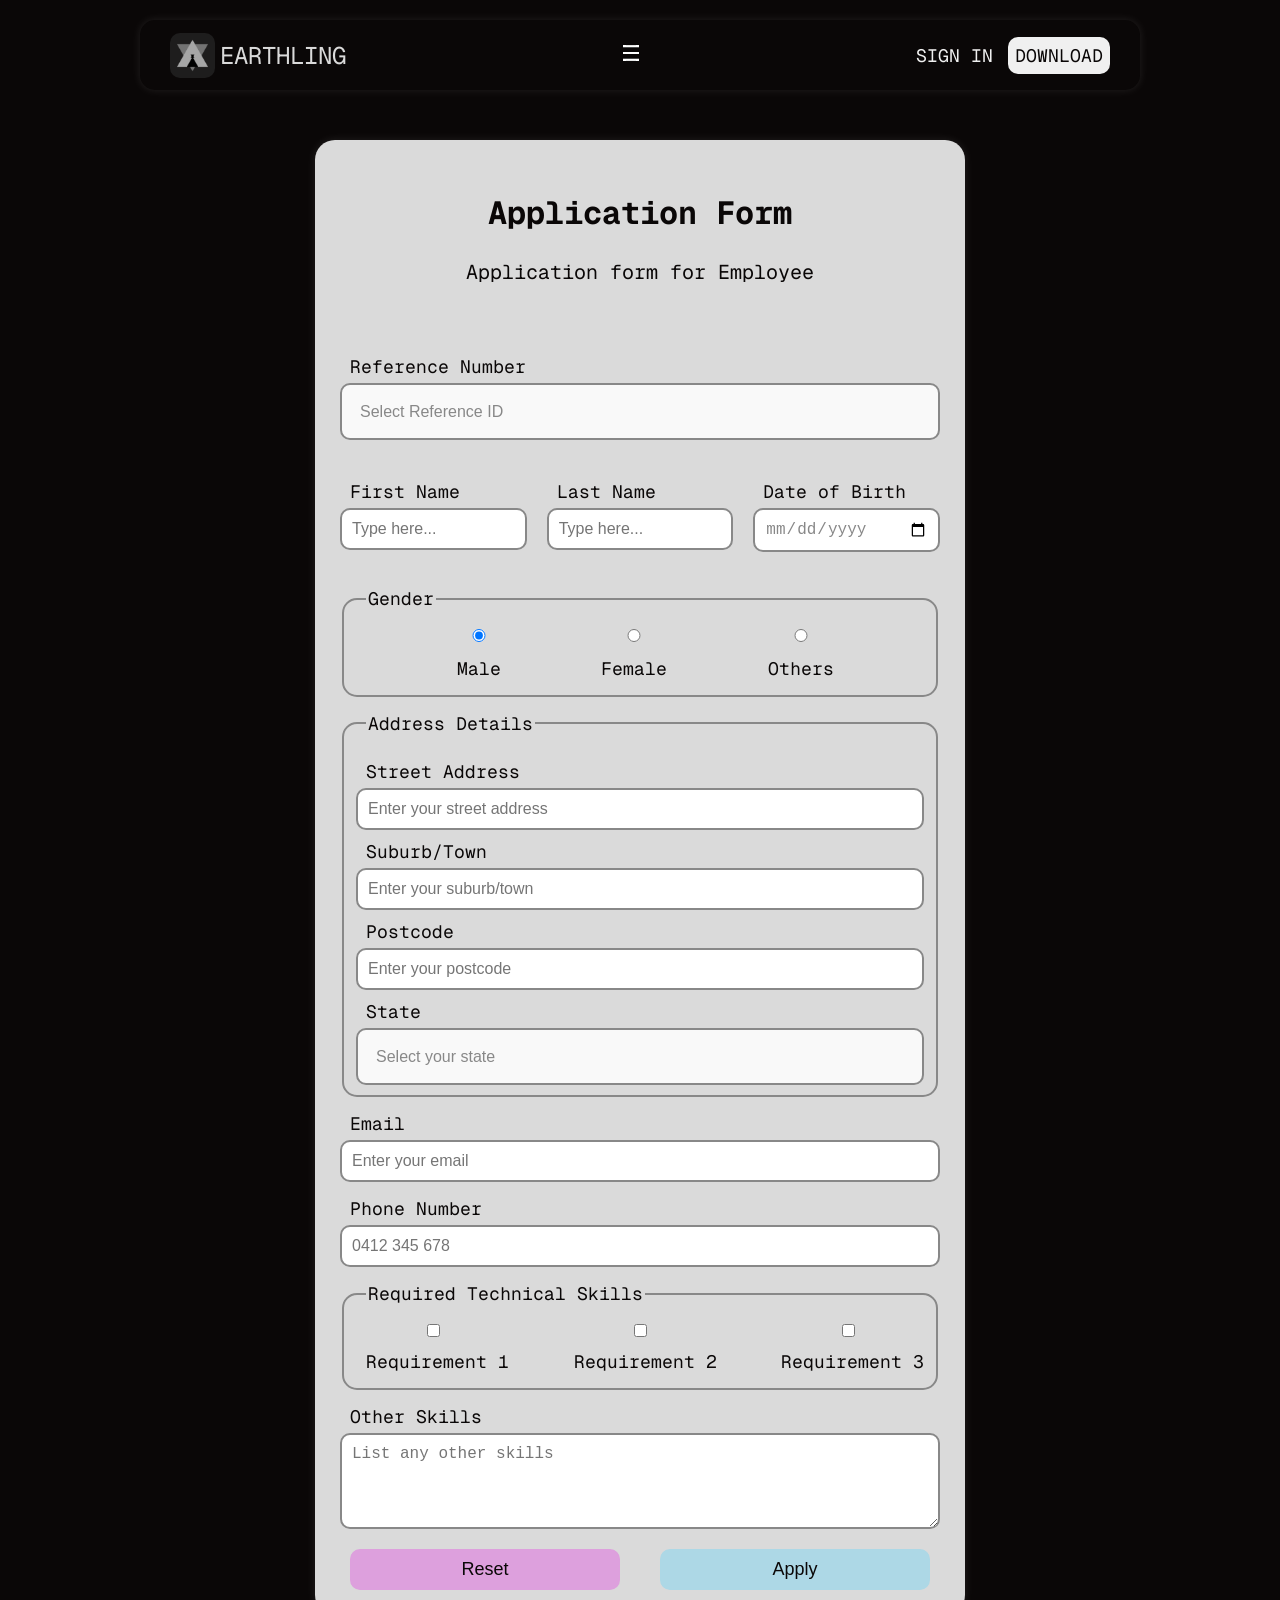
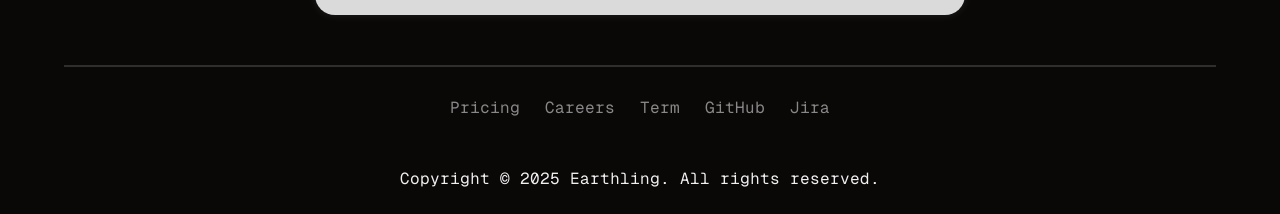
<file: project1/apply.html>
<!DOCTYPE html>
<html lang="en">
<head>
    <meta charset="UTF-8">
    <meta name="viewport" content="width=device-width, initial-scale=1.0">
    <link rel="stylesheet" href="../styles/styles.css">
    <link href="https://fonts.googleapis.com/css2?family=Geist+Mono&display=swap" rel="stylesheet">
    <title>Application Form</title>
</head>
<body>
    <nav class="nav">
        <div class="menu">
            <a href="index.html" class="clickable-wrapper">
                <div id="earthling-icon"></div>
                <span class="text-wrapper">EARTHLING</span>
            </a>
        </div>
        <div class="mid-selections">
            <a href="about.html" class="about-us">ABOUT US</a>
            <a href="#" class="features">FEATURES</a>
            <a href="#" class="enterprise">ENTERPRISE</a>
            <a href="jobs.html" class="careers">CAREERS</a>
            <a href="mailto:info@earthlingai.com.au" class="contact-us">CONTACT US</a>
        </div>
    <div class="hidden-menu">
        <img src="../images/dropdownbutton.png" alt="drop down button">
        <div class="dropdown-content">
            <ul>
                <li><a href="about.html" class="about-us">ABOUT US</a></li>
                <li><a href="#" class="features">FEATURES</a></li>
                <li><a href="#" class="enterprise">ENTERPRISE</a></li>
                <li><a href="jobs.html" class="careers">CAREERS</a></li>
                <li><a href="mailto:info@earthlingai.com.au" class="contact-us">CONTACT US</a></li>
            </ul>
        </div>
    </div>
        <div class="left-selections">
            <div class="signin-button">SIGN IN</div>
            <div class="download-button">DOWNLOAD</div>
        </div>
    </nav>
    <main class="main">
        <div class="form-wrapper">
            <form class="application-form" action="https://mercury.swin.edu.au/it000000/formtest.php" method="post">
                <h2 class="form-title">Application Form</h2>
                <p class="under-form-title">Application form for Employee</p>
                <div class="input-block">
                    <label for="refnum">Reference Number</label>
                    <select class="select-box" name="Reference_number" id="refnum" required>
                        <option value="" selected disabled>Select Reference ID</option>
                        <option value="FT101">FT101</option>
                        <option value="FT102">FT102</option>
                        <option value="FT103">FT103</option>
                        <option value="FT104">FT104</option>
                        <option value="FT105">FT105</option>
                    </select>
                </div>
                <div class="input-row">
                    <div class="input-block">
                        <label for="fname">First Name</label>
                        <input type="text" id="fname" name="Full_name" maxlength="20" pattern="^[A-Za-z]{1,20}$" placeholder="Type here..." autocomplete="given-name" required title="First name must contain only letters (A-Z), max 20 characters.">
                    </div>
                    <div class="input-block">
                        <label for="lname">Last Name</label>
                        <input type="text" id="lname" name="Last_name" maxlength="20" pattern="^[A-Za-z]{1,20}$" placeholder="Type here..." autocomplete="family-name" required title="Last name must contain only letters (A-Z), max 20 characters.">
                    </div>
                    <div class="input-block">
                        <label for="dob">Date of Birth</label>
                        <input type="date" id="dob" name="Date_of_birth" required>
                    </div>
                </div>
                <div class="input-block">
                    <fieldset>
                        <legend>Gender</legend>
                        <div class="gender-selection-wrapper">
                            <div>
                                <input type="radio" id="male" name="Gender" value="Male" checked required>
                                <label for="male">Male</label>
                            </div>
                            <div>
                                <input type="radio" id="female" name="Gender" value="Female">
                                <label for="female">Female</label>
                            </div>
                            <div>
                                <input type="radio" id="other" name="Gender" value="Other">
                                <label for="other">Others</label>
                            </div>
                        </div>
                    </fieldset>
                </div>
                <div class="input-block">
                    <fieldset>
                        <legend>Address Details</legend>
                        <div class="address-option">
                            <label for="street">Street Address</label>
                            <input type="text" id="street" name="Street" maxlength="40" placeholder="Enter your street address" required>
                        </div>
                        <div class="address-option">
                            <label for="suburb">Suburb/Town</label>
                            <input type="text" id="suburb" name="Suburb" maxlength="40" placeholder="Enter your suburb/town" required>
                        </div>
                        <div class="address-option">
                            <label for="postcode">Postcode</label>
                            <input type="text" id="postcode" name="Postcode" maxlength="4" pattern="020\d|02[1-9]\d|0[3-9]\d{2}|[1-8]\d{3}|9[0-8]\d{2}|99[0-3]\d|994[0-4]" placeholder="Enter your postcode" required title="Please enter a valid 4-digit Australian postcode between 0200 and 9944">
                        </div>
                        <div class="address-option">
                            <label for="state">State</label>
                            <select class="select-box" name="State" id="state" required>
                                <option value="">Select your state</option>
                                <option value="VIC">VIC</option>
                                <option value="NSW">NSW</option>
                                <option value="QLD">QLD</option>
                                <option value="NT">NT</option>
                                <option value="WA">WA</option>
                                <option value="SA">SA</option>
                                <option value="TAS">TAS</option>
                                <option value="ACT">ACT</option>
                            </select>
                        </div>
                    </fieldset>
                </div>
                <div class="input-block">
                    <label for="email">Email</label>
                    <input type="email" id="email" name="Email" placeholder="Enter your email" autocomplete="email" required>
                </div>
                <div class="input-block">
                    <label for="phone">Phone Number</label>
                    <!--Pattern from 3Widgets.com Regex generator-->
                    <input type="tel" id="phone" name="Phone_number" maxlength="12" pattern="04[0-9]{2} [0-9]{3} [0-9]{3}" placeholder="0412 345 678" title="Format: 0412 345 678" autocomplete="tel" required>
                </div>
                <div class="input-block">
                    <fieldset class="skills-section">
                        <legend>Required Technical Skills</legend>
                        <div class="skill-option">
                            <input type="checkbox" id="req1" name="Tech_skills" value="req1" required>
                            <label for="req1">Requirement 1</label>
                        </div>
                        <div class="skill-option">
                            <input type="checkbox" id="req2" name="Tech_skills" value="req2">
                            <label for="req2">Requirement 2</label>
                        </div>
                        <div class="skill-option">
                            <input type="checkbox" id="req3" name="Tech_skills" value="req3">
                            <label for="req3">Requirement 3</label>
                        </div>
                    </fieldset>
                </div>
                <div class="input-block">
                    <label for="otherskills">Other Skills</label>
                    <textarea id="otherskills" name="Other_skills" rows="4" cols="40" placeholder="List any other skills"></textarea>
                </div>
                <div class="input-block">
                    <input class="left-button" type="reset" value="Reset">
                    <input class="right-button" type="submit" value="Apply">
                </div>
            </form>
        </div>
    </main>
    <footer class="footer">
        <div class="footer-content">
            <div class="links">
                <a href="#" class="pricing">Pricing</a>
                <a href="jobs.html" class="careers">Careers</a>
                <a href="#" class="term">Term</a>
                <a href="https://github.com/quangDungnguyen2004/Project-Part-1-of-2.git" target="_blank" class="github">GitHub</a>
                <a href="https://earthlings-team.atlassian.net/jira/software/projects/SCRUM/summary?atlOrigin=eyJpIjoiMTAxNDgwMGYzMDk1NDI2MmI4NTk1NGYzZTFjNjcyZmMiLCJwIjoiaiJ9" target="_blank" class="jira">Jira</a>
            </div>
            <div class="copyright">Copyright © 2025 Earthling. All rights reserved.</div>
        </div>
    </footer>
</body>
</html>
<!--
Pattern for postcode and phone number were taken from 3widgets.com
-->
</file>
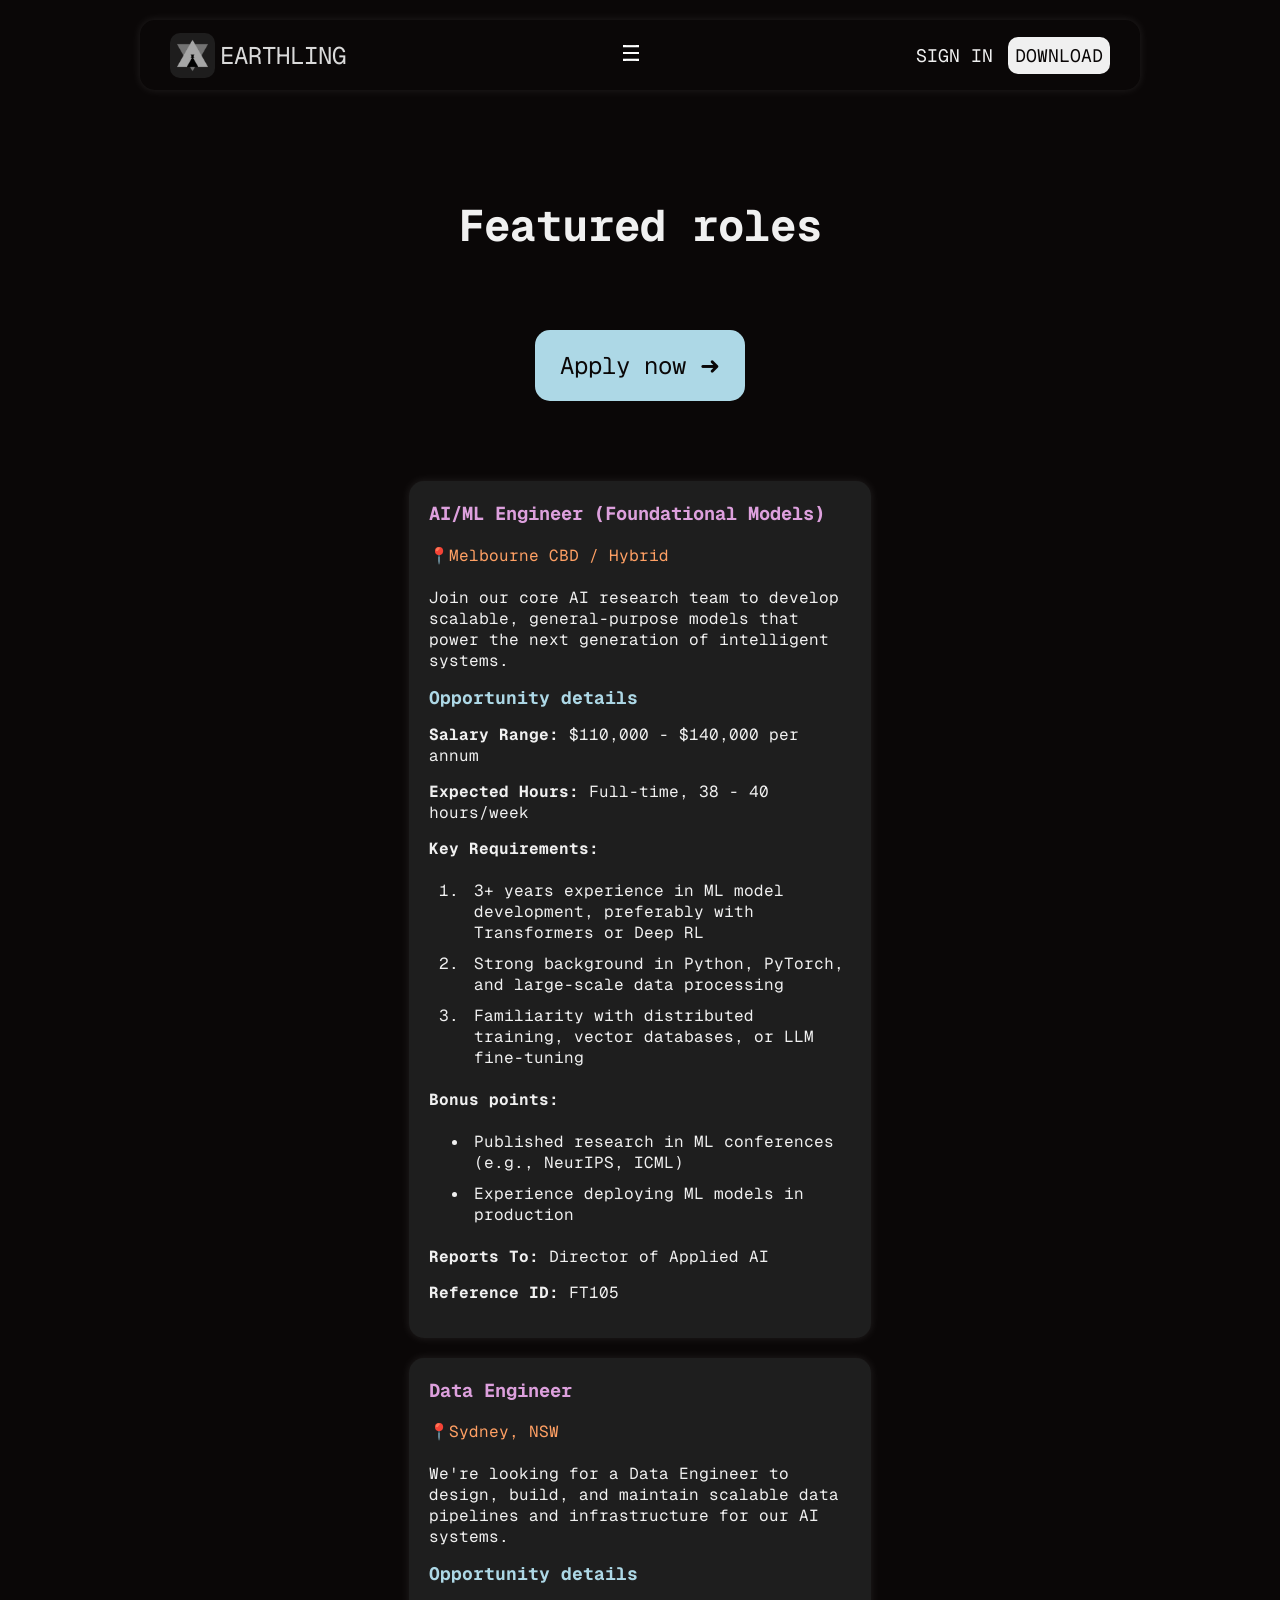
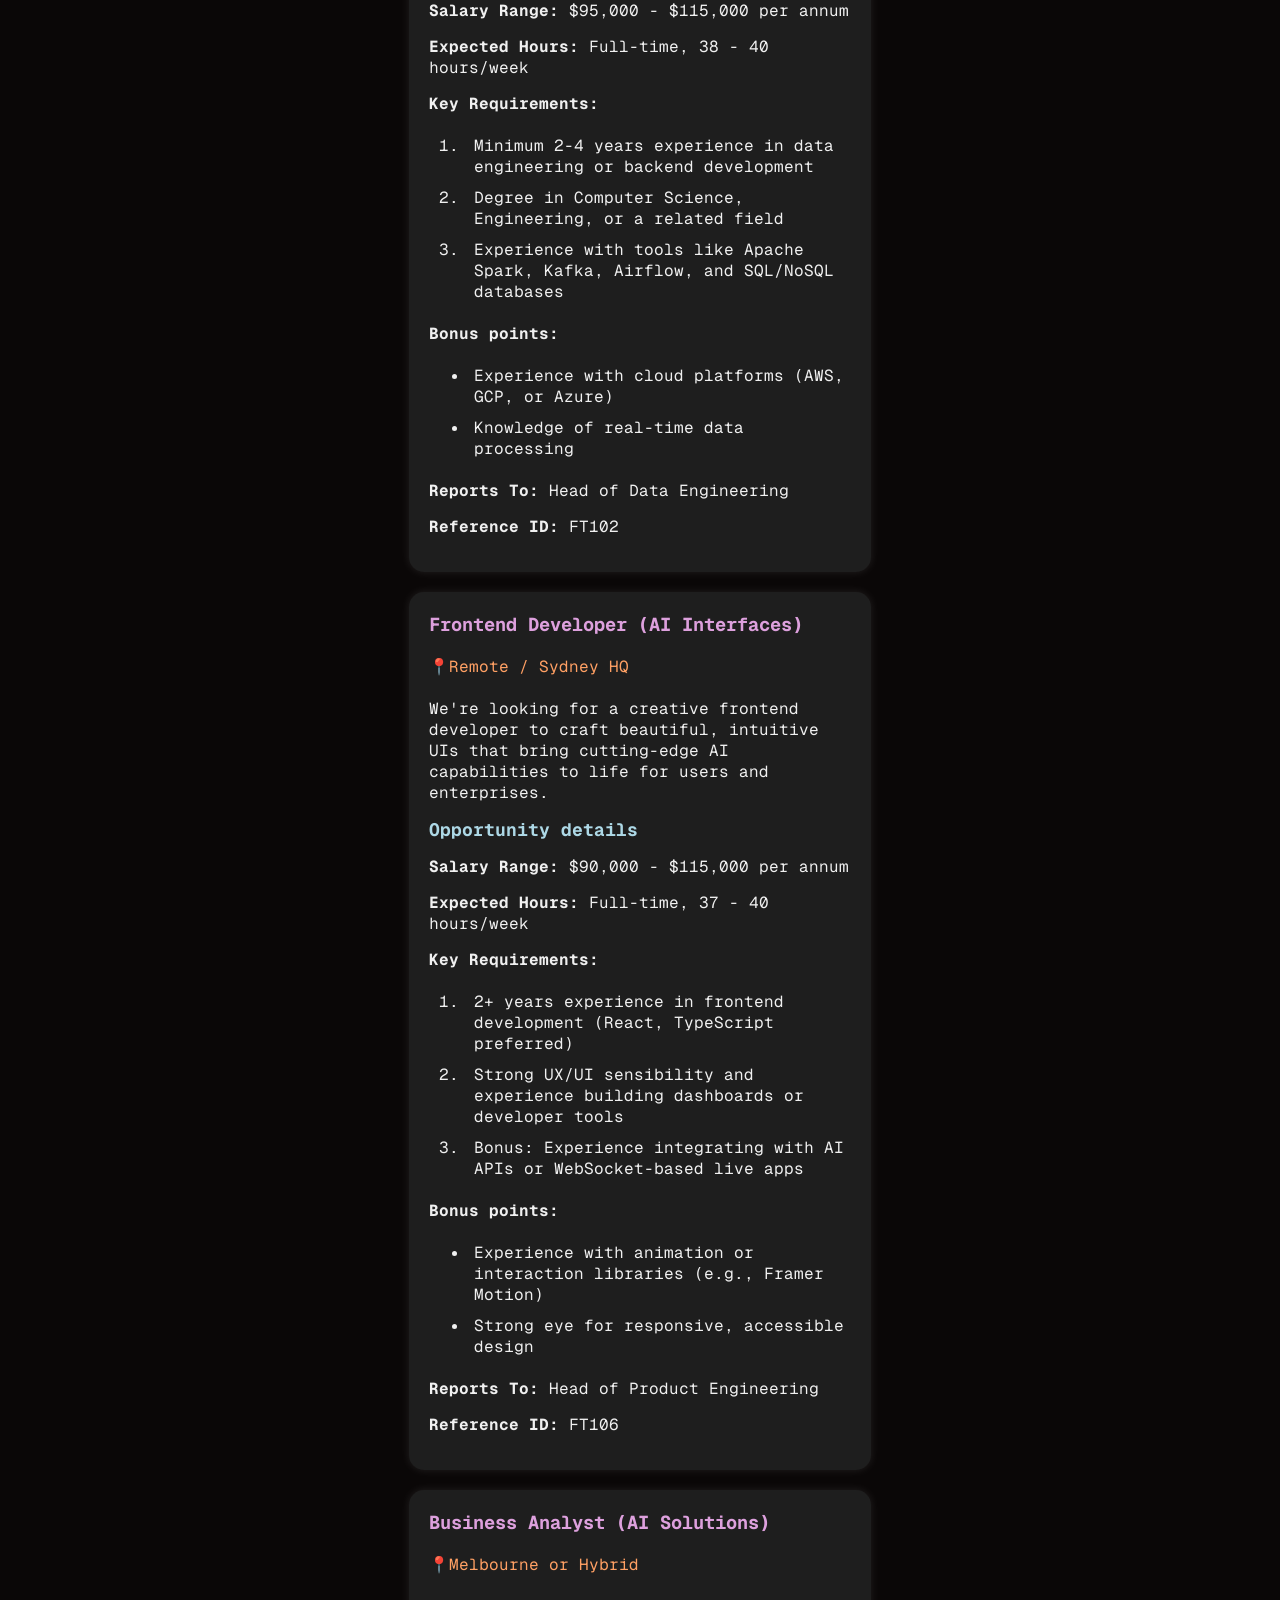
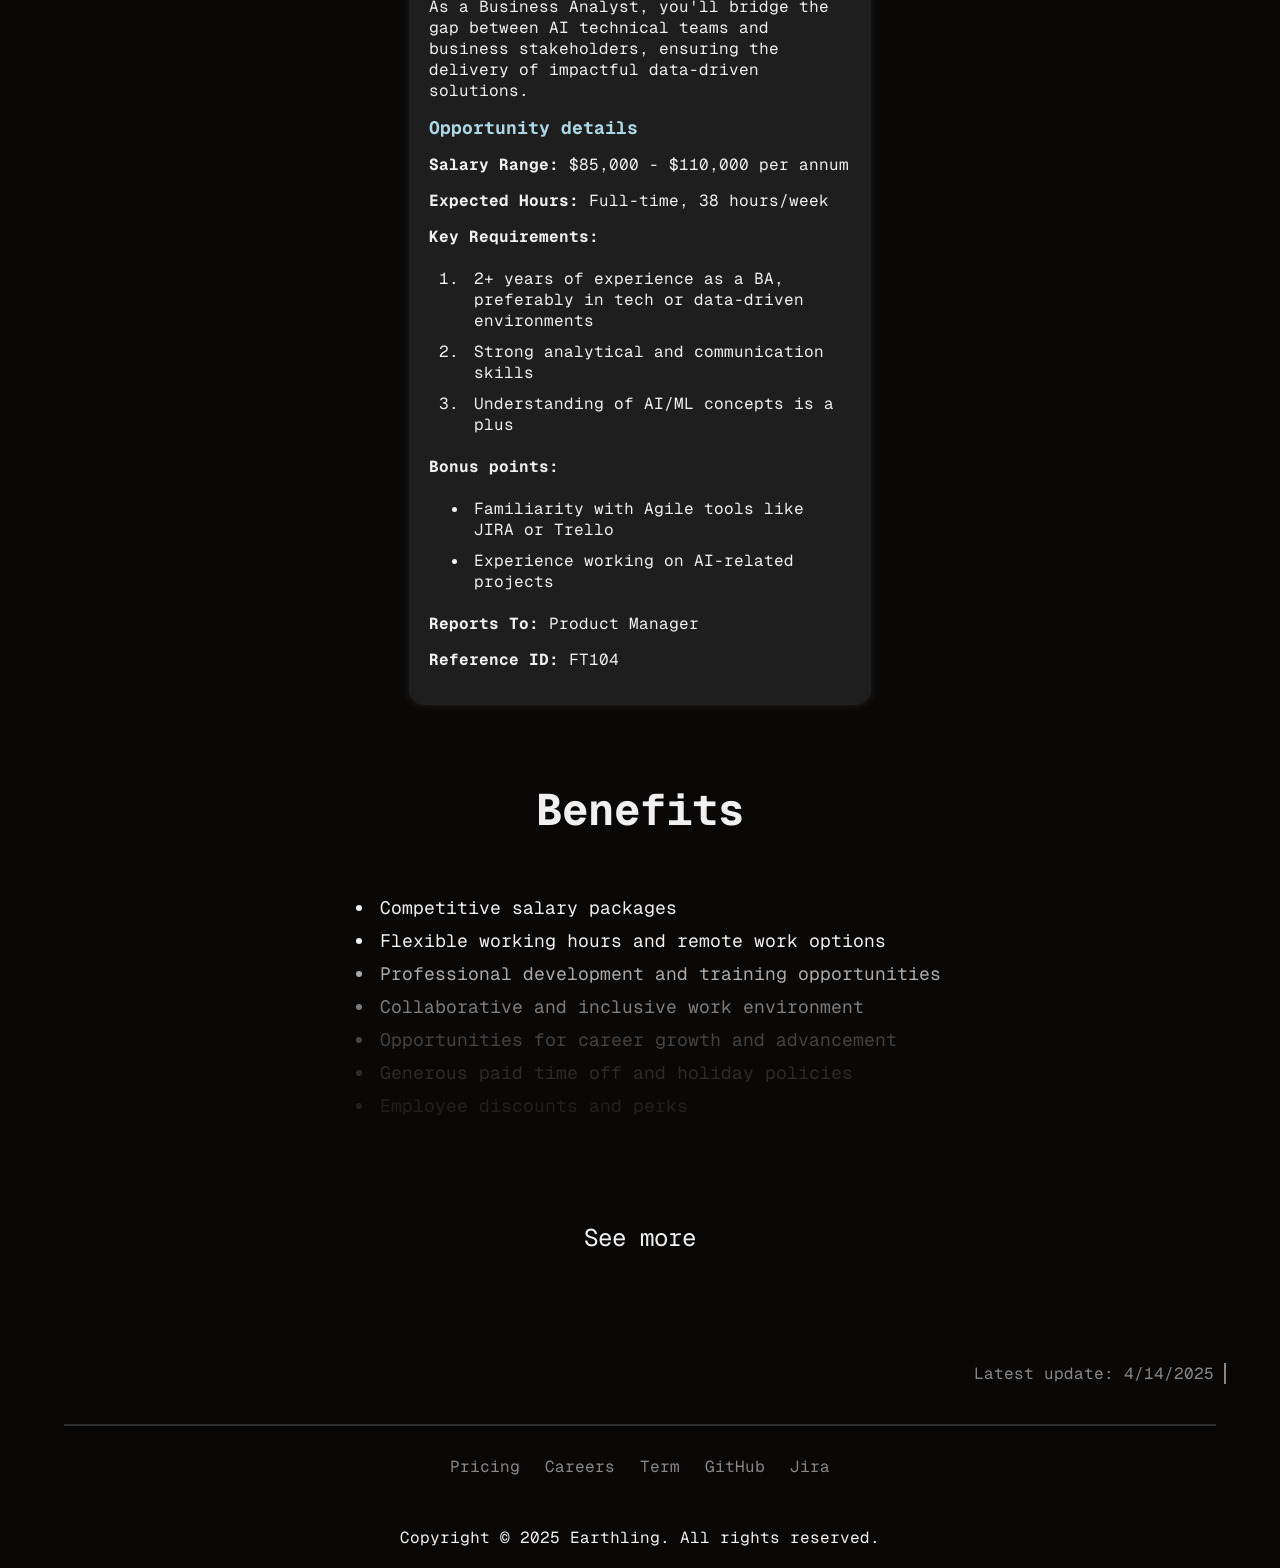
<file: project1/jobs.html>
<!DOCTYPE html>
<html lang="en">
<head>
    <meta charset="UTF-8">
    <meta name="viewport" content="width=device-width, initial-scale=1.0">
    <link rel="stylesheet" href="../styles/styles.css">
    <link href="https://fonts.googleapis.com/css2?family=Geist+Mono&display=swap" rel="stylesheet">
    <title>Document</title>
</head>
<body>
    <nav class="nav">
        <div class="menu">
            <a href="index.html" class="clickable-wrapper">
                <div id="earthling-icon"></div>
                <span class="text-wrapper">EARTHLING</span>
            </a>
        </div>
        <div class="mid-selections">
            <a href="about.html" class="about-us">ABOUT US</a>
            <a href="#" class="features">FEATURES</a>
            <a href="#" class="enterprise">ENTERPRISE</a>
            <a href="jobs.html" class="careers">CAREERS</a>
            <a href="mailto:info@earthlingai.com.au" class="contact-us">CONTACT US</a>
        </div>
    <div class="hidden-menu">
        <img src="../images/dropdownbutton.png" alt="drop down button">
        <div class="dropdown-content">
            <ul>
                <li><a href="about.html" class="about-us">ABOUT US</a></li>
                <li><a href="#" class="features">FEATURES</a></li>
                <li><a href="#" class="enterprise">ENTERPRISE</a></li>
                <li><a href="jobs.html" class="careers">CAREERS</a></li>
                <li><a href="mailto:info@earthlingai.com.au" class="contact-us">CONTACT US</a></li>
            </ul>
        </div>
    </div>
        <div class="left-selections">
            <div class="signin-button">SIGN IN</div>
            <div class="download-button">DOWNLOAD</div>
        </div>
    </nav>
    <main class="main">
        <div class="mid-part">
            <section>
                <div class="title-wrapper">
                    <h1>Featured roles</h1>
                </div>
                <div class="apply-button">
                    <a href="apply.html">Apply now ➜</a>
                </div>
            </section>
            <section>
                <div class="job-grid">

                    <div class="job-box">
                        <h3>AI/ML Engineer (Foundational Models)</h3>
                        <p class="interest-title">📍Melbourne CBD / Hybrid<br><br>Join our core AI research team to develop scalable, general-purpose models that power the next generation of intelligent systems.</p>
                        
                        <p class="opportunity-details"><strong>Opportunity details</strong></p>
                        <p><strong>Salary Range:</strong> $110,000 - $140,000 per annum</p>
                        <p><strong>Expected Hours:</strong> Full-time, 38 - 40 hours/week</p>
                        <p><strong>Key Requirements:</strong></p>
                        <ol>
                            <li>3+ years experience in ML model development, preferably with Transformers or Deep RL</li>
                            <li>Strong background in Python, PyTorch, and large-scale data processing</li>
                            <li>Familiarity with distributed training, vector databases, or LLM fine-tuning</li>
                        </ol>
                        <p><strong>Bonus points:</strong></p>
                        <ul>
                            <li>Published research in ML conferences (e.g., NeurIPS, ICML)</li>
                            <li>Experience deploying ML models in production</li>
                        </ul>
                        <p><strong>Reports To:</strong> Director of Applied AI</p>
                        <p><strong>Reference ID:</strong> FT105</p>
                    </div>

                    <div class="job-box">
                        <h3>Data Engineer</h3>
                        <p class="interest-title">📍Sydney, NSW<br><br>We're looking for a Data Engineer to design, build, and maintain scalable data pipelines and infrastructure for our AI systems.</p>
                        
                        <p class="opportunity-details"><strong>Opportunity details</strong></p>
                        <p><strong>Salary Range:</strong> $95,000 - $115,000 per annum</p>
                        <p><strong>Expected Hours:</strong> Full-time, 38 - 40 hours/week</p>
                        <p><strong>Key Requirements:</strong></p>
                        <ol>
                            <li>Minimum 2-4 years experience in data engineering or backend development</li>
                            <li>Degree in Computer Science, Engineering, or a related field</li>
                            <li>Experience with tools like Apache Spark, Kafka, Airflow, and SQL/NoSQL databases</li>
                        </ol>
                        <p><strong>Bonus points:</strong></p>
                        <ul>
                            <li>Experience with cloud platforms (AWS, GCP, or Azure)</li>
                            <li>Knowledge of real-time data processing</li>
                        </ul>
                        <p><strong>Reports To:</strong> Head of Data Engineering</p>
                        <p><strong>Reference ID:</strong> FT102</p>
                    </div>

                    <div class="job-box">
                        <h3>Frontend Developer (AI Interfaces)</h3>
                        <p class="interest-title">📍Remote / Sydney HQ<br><br>We're looking for a creative frontend developer to craft beautiful, intuitive UIs that bring cutting-edge AI capabilities to life for users and enterprises.</p>
                        
                        <p class="opportunity-details"><strong>Opportunity details</strong></p>
                        <p><strong>Salary Range:</strong> $90,000 - $115,000 per annum</p>
                        <p><strong>Expected Hours:</strong> Full-time, 37 - 40 hours/week</p>
                        <p><strong>Key Requirements:</strong></p>
                        <ol>
                            <li>2+ years experience in frontend development (React, TypeScript preferred)</li>
                            <li>Strong UX/UI sensibility and experience building dashboards or developer tools</li>
                            <li>Bonus: Experience integrating with AI APIs or WebSocket-based live apps</li>
                        </ol>
                        <p><strong>Bonus points:</strong></p>
                        <ul>
                            <li>Experience with animation or interaction libraries (e.g., Framer Motion)</li>
                            <li>Strong eye for responsive, accessible design</li>
                        </ul>
                        <p><strong>Reports To:</strong> Head of Product Engineering</p>
                        <p><strong>Reference ID:</strong> FT106</p>
                    </div>

                    <div class="job-box">
                        <h3>Business Analyst (AI Solutions)</h3>
                        <p class="interest-title">📍Melbourne or Hybrid<br><br>As a Business Analyst, you'll bridge the gap between AI technical teams and business stakeholders, ensuring the delivery of impactful data-driven solutions.</p>
                        
                        <p class="opportunity-details"><strong>Opportunity details</strong></p>
                        <p><strong>Salary Range:</strong> $85,000 - $110,000 per annum</p>
                        <p><strong>Expected Hours:</strong> Full-time, 38 hours/week</p>
                        <p>
                            <strong>Key Requirements:</strong>
                        </p>
                        <ol>
                            <li>2+ years of experience as a BA, preferably in tech or data-driven environments</li>
                            <li>Strong analytical and communication skills</li>
                            <li>Understanding of AI/ML concepts is a plus</li>
                        </ol>
                        <p><strong>Bonus points:</strong></p>
                        <ul>
                            <li>Familiarity with Agile tools like JIRA or Trello</li>
                            <li>Experience working on AI-related projects</li>
                        </ul>
                        <p><strong>Reports To:</strong> Product Manager</p>
                        <p><strong>Reference ID:</strong> FT104</p>
                    </div>

                </div>
            </section>
            <section class="benefits-section">
                <div class="title-wrapper">
                    <h1>Benefits</h1>
                </div>
                <ul>
                    <li>Competitive salary packages</li>
                    <li>Flexible working hours and remote work options</li>
                    <li class="benefits-text0">Professional development and training opportunities</li>
                    <li class="benefits-text1">Collaborative and inclusive work environment</li>
                    <li class="benefits-text2">Opportunities for career growth and advancement</li>
                    <li class="benefits-text3">Generous paid time off and holiday policies</li>
                    <li class="benefits-text4">Employee discounts and perks</li>
                </ul>
                <div class="see-more">See more</div>
            </section>
        </div>
    </main>
    <div class="update-section">
        <aside>Latest update: 4/14/2025</aside>
    </div>
    <footer class="footer">
        <div class="footer-content">
            <div class="links">
                <a href="#" class="pricing">Pricing</a>
                <a href="jobs.html" class="careers">Careers</a>
                <a href="#" class="term">Term</a>
                <a href="https://github.com/quangDungnguyen2004/Project-Part-1-of-2.git" target="_blank" class="github">GitHub</a>
                <a href="https://earthlings-team.atlassian.net/jira/software/projects/SCRUM/summary?atlOrigin=eyJpIjoiMTAxNDgwMGYzMDk1NDI2MmI4NTk1NGYzZTFjNjcyZmMiLCJwIjoiaiJ9" target="_blank" class="jira">Jira</a>
            </div>
            <div class="copyright">Copyright © 2025 Earthling. All rights reserved.</div>
        </div>
    </footer>
</body>
</html>
<!--
AI prompt used
- Give me ideas on job description of AI/ML Engineer in which my company is related to AI development similar to open AI
- Based on my code please adjust the content for Data Engineer, Frontend Dev, BA
- Give me benefits in working for the business
-->
</file>
<file: styles/styles.css>
/* 
 * Author: H.L.D, T.N, N.Q.D
 * File: styles.css
 * Purpose: Styling the all HTML files, including layout, typography, and responsiveness across devices.
 * Date: [Date of creation or last update]
 */

@media (max-width: 1300px) {
    .main .overview {
        width: 95% !important;
    }
    .mid-selections {
        display: none !important; /* Force hide */
    }
    .nav .hidden-menu {
        display: block !important;
        color: #F0F0F0;
        cursor: pointer;
    }
    .main .mid-part {
        width: 90% !important;
    }
    .about-last-part {
        width: 90% !important;
    }
}

body {
    display: flex;
    justify-content: center;
    min-width: 600px;
    background-color: #0A0707;
    color: #F0F0F0;
    font-family: 'Geist Mono', sans-serif; /* Use Geist Mono font for the entire body */
    margin: 0 auto;
    flex-direction: column;
    align-items: center;
}

/* NAV */
.nav {
    position: sticky;
    top: 20px;
    z-index: 1000;
    margin-top: 20px;
    display: flex;
    flex-direction: row;
    height: 70px;
    width: 75%;
    align-items: center;
    justify-content: space-between;
    background-color: #0A0707;
    border-radius: 15px;
    padding: 0 20px;
    transition: opacity 0.3s ease-in, box-shadow 0.3s ease-out; /* Specify properties */
    box-shadow: 0 0 10px rgba(255, 255, 255, 0.1);
}
.nav:hover {
    box-shadow: 0 0 10px rgba(255, 255, 255, 0.4);
}

.nav .menu {
    display: flex;
    align-items: center;
    padding-left: 10px;
}

.clickable-wrapper {
    display: flex; /* Ensure the image and text are aligned horizontally */
    align-items: center;
    text-decoration: none; /* Remove underline from the link */
    color: #dadada; /* Inherit the color from the parent */
    transition: 0.3s ease-in, 0.3s ease-out;
}
.clickable-wrapper:hover {
    color: plum; /* Inherit the color from the parent */
}

.clickable-wrapper .text-wrapper {
    padding-left: 5px;
    font-size: 24px;
}

#earthling-icon {
    width: 45px;
    height: 45px;
    background-image: url("images/earthling_icon.png");
    background-size: contain;
    background-position: center;
    border-radius: 10px;
}

.nav .mid-selections {
    display: flex;
    flex-wrap: wrap; /* Allow wrapping of child elements */
    justify-content: space-between;
    font-size: 18px;
    gap: 20px; /* Adds a 20px gap between child elements */
}
.nav .mid-selections * {
    padding: 5px;
}
.nav .mid-selections .about-us,
.nav .mid-selections .features,
.nav .mid-selections .enterprise,
.nav .mid-selections .careers,
.nav .mid-selections .contact-us {
    text-decoration: none;
    color: #888888;
    transition: 0.3s ease-in, 0.3s ease-out; /* Specify properties */
}
.nav .mid-selections .about-us:hover,
.nav .mid-selections .features:hover,
.nav .mid-selections .enterprise:hover,
.nav .mid-selections .careers:hover,
.nav .mid-selections .contact-us:hover {
    text-decoration: none;
    color: #F0F0F0;
}

.hidden-menu {
    display: none;
    position: relative; /* Position relative to contain the dropdown */
}

.hidden-menu img {
    transition: transform 0.15s ease-in-out; /* Smooth transition for the rotation */
}

.hidden-menu img:hover {
    transform: rotate(45deg); /* Rotate the image 90 degrees on hover */
}

.dropdown-content {
    opacity: 0; /* Initially invisible */
    visibility: hidden; /* Initially hidden */
    position: absolute; /* Position absolutely within the relative container */
    top: 100%; /* Position directly below the image */
    left: 50%; /* Start positioning from the center */
    transform: translateX(-50%); /* Center the dropdown horizontally */
    background-color: #0A0707;
    min-width: 160px;
    z-index: 1;
    border-radius: 15px;
    box-shadow: 0 0 10px rgba(15, 129, 223, 0.2);
    transition: opacity 0.3s ease-in-out, visibility 0.3s ease-in-out; /* Transition for opacity and visibility */
}

.dropdown-content ul {
    list-style-type: none;
    margin: 0;
    padding: 0;
}

.dropdown-content a {
    color: #F0F0F0;
    padding: 12px 16px;
    text-decoration: none;
    display: block;
    color: #888888;
    transition: color 0.3s ease-in, background-color 0.3s ease-out;
    border-radius: 15px; /* Transition for color and background-color */
}

.dropdown-content a:hover {
    background-color: #0A0707;
    color: #F0F0F0;
}

.hidden-menu:hover .dropdown-content {
    opacity: 1; /* Make visible */
    visibility: visible; /* Ensure visibility */
}

.left-selections {
    display: flex;
    align-items: center;
    padding-right: 10px;
    gap: 15px;
}
.left-selections .signin-button {
    color: #F0F0F0;
    font-size: 18px;
    cursor: pointer;
    transition: 0.3s ease-in, 0.3s ease-out;
}
.left-selections .signin-button:hover {
    color: plum;
}
.download-button {
    font-size: 18px;
    cursor: pointer;
    background-color: #F0F0F0;
    padding: 7px;
    border-radius: 10px;
    color: #0A0707;
    transition: 0.3s ease-in, 0.3s ease-out;
}
.download-button:hover {
    background-color: plum;
    color: #0A0707;
}
/* End Of NAV */


/* MAIN */
.main {
    margin-top: 50px;
    width: 85%;
}

.main .top-part {
    position: relative;
    display: flex; /* Make .top-part a flex container */
    justify-content: center; /* Center content horizontally */
    align-items: center; /* Center content vertically */
    flex-direction: column; /* Stack items vertically */
    height: 100%; /* Ensure the container has a height to center vertically */
}
#top-image {
    width: 100%;
    height: auto;
    border-radius: 20px;
    box-shadow: 0 -5px 10px rgba(74, 134, 247, 0.05);
}
.main .top-part .product-purpose {
    display: flex; /* Use flexbox for centering */
    flex-direction: column; /* Stack children vertically */
    align-items: center; /* Center children horizontally */
    justify-content: center; /* Center children vertically */
    color: #F0F0F0;
    font-size: 24px;
    text-align: center; /* Center text within the element */
    margin-bottom: 100px;
}
.main .top-part .product-purpose2 {
    display: flex; /* Use flexbox for centering */
    flex-direction: column; /* Stack children vertically */
    align-items: center; /* Center children horizontally */
    justify-content: center; /* Center children vertically */
    color: #F0F0F0;
    font-size: 28px;
    text-align: center; /* Center text within the element */
    margin-top: 10px;
    margin-bottom: 30px;
}
.main .top-part .product-purpose3 {
    display: flex; /* Use flexbox for centering */
    flex-direction: column; /* Stack children vertically */
    align-items: center; /* Center children horizontally */
    justify-content: center; /* Center children vertically */
    color: #F0F0F0;
    font-size: 22px;
    text-align: center; /* Center text within the element */
    margin-top: 120px;
    margin-bottom: 40px;
}

/* End of MAIN */



/* HOMEPAGE */
.main .overview {
    display: flex;
    flex-direction: column;
    align-items: center;
    justify-content: center;
    width: 70%; /* Default width */
    margin: 0 auto;
}
.main .overview .overview-images {
    width: 100%;
    height: auto;
    border-radius: 20px;
    box-shadow: 0 0 10px rgba(240, 99, 233, 0.05);
}

.main .overview .image-title {
    padding-top: 70px;
    padding-bottom: 40px;
    text-align: center;
    font-size: 24px;
}

#partner {
    color: lightblue;
}

#tutor {
    color: plum;
}

.main .mid-part {
    display: flex;
    flex-direction: column;
    align-items: center;
    justify-content: center;
    width: 70%; /* Define a width for centering */
    margin: 0 auto; /* Center horizontally */
}

.main .mid-part .research {
    color: #F0F0F0;
    font-size: 24px;
    padding-bottom: 100px;
    text-align: center; /* Center the text */
}

.news {
    width: 100%; /* Ensure the news container fills the mid-part */
    margin: 0 auto; /* Center horizontally */
}

.news .left-news {
    width: 45%; /* Adjust width to fit side by side */
    float: left; /* Float elements to the left */
}
.news .right-news {
    width: 45%; /* Adjust width to fit side by side */
    float: right; /* Float elements to the left */
}

#research-left, #research-right {
    width: 100%; /* Ensure images fill their containers */
    height: auto; /* Maintain aspect ratio */
    border-radius: 15px; /* Optional: Add rounded corners */
}

.image-label {
    text-align: left; /* Align the label text to the left */
    margin-top: 10px; /* Add space between the image and the label */
    font-size: 24px; /* Adjust font size as needed */
    color: #c2c2c2; /* Set text color */
    cursor: pointer;
    transition: 0.3s ease-in, 0.3s ease-out;;
}

.image-label:hover {
    color: #FFFFFF;
}


.image-date {
    text-align: left; /* Align the date text to the left */
    margin-top: 10px; /* Add space between the image and the date */
    font-size: 20px; /* Adjust font size as needed */
    color: #888888; /* Set text color */
}

.see-more {
    margin: 100px auto 100px auto; /* Center horizontally and add vertical spacing */
    text-align: center; /* Center the button text */
    font-size: 24px; /* Adjust font size as needed */
    color: #F0F0F0; /* Set text color */
    cursor: pointer;
    transition: 0.3s ease-in, 0.3s ease-out;
}
.see-more:hover {
    color: lightblue; /* Set text color */
}

.main .bottom-part {
    height: 50px;
    width: 80%;
    display: flex;
    flex-direction: column;
    align-items: center;
    justify-content: center;
    text-align: center;
    padding-top: 70px;
    padding-bottom: 100px;
    background-color: #1E1E1E;
    color: #F0F0F0;
    border-radius: 15px;
    font-size: 20px;
    margin: 70px auto 100px auto;
    box-shadow: 0 0 10px rgba(255, 255, 255, 0.1);
}
/* End Of HOMEPAGE */


/* ABOUTPAGE */
.main .title-wrapper {
    display: flex;
    justify-content: center;
    text-align: center;
    font-size: 24px;
}
.main .title-wrapper h1{
    font-size: 44px;
}
.main .our-team-top-wrapper {
    display: block;
    text-align: center;
    font-size: 24px;
}
.main .rounded-image {
    width: 100%;
    height: auto;
    border-radius: 15px;
    margin-bottom: 80px;
    border: 2px solid #888888;
    box-shadow: 0 0 10px rgba(155, 95, 235, 0.22);
    margin: 20px auto;
    float: right;
}
.main .about-last-part {
    width: 70%;
    margin: 0 auto;
}
.interest-title::first-line {
    color: rgb(255, 160, 100);
}
.interests-table {
    font-weight: bold;
}
.top-part .product-purpose3 .after-purpose-text1,
.top-part .product-purpose3 .after-purpose-text2,
.top-part .product-purpose3 .after-purpose-text3 {
    color: #F0F0F0;
    font-size: 20px;
    max-width: 70%;
    text-align: center; /* Center text within the element */
}
.top-part .product-purpose3 .after-purpose-text1 {
    opacity: 70%;
}
.top-part .product-purpose3 .after-purpose-text2 {
    opacity: 20%;
}
.top-part .product-purpose3 .after-purpose-text3 {
    opacity: 10%;
}
figure {
    float: right;
    margin: 0; /* Remove default margin */
}
/* End of ABOUTPAGE */


/* JOBPAGE */
.job-grid {
    display: flex;
    flex-wrap: wrap;
    gap: 20px; /* Space between job boxes */
    justify-content: center; /* Center the job boxes */
}
.job-box {
    background-color: #1E1E1E;
    border-radius: 15px;
    padding: 20px;
    width: 45%;
    min-width: 400px;
    box-shadow: 0 0 10px rgba(255, 255, 255, 0.1);
    transition: transform 0.2s ease-in-out, box-shadow 0.2s ease-in-out; /* Add ease-in-out */
}
.job-box:hover {
    transform: translateY(-4px); /* Move the box up by 2px on hover */
    box-shadow: 0 0 10px rgba(255, 255, 255, 0.3);
}
.job-box h3 {
    margin-top: 0;
    color: plum;
}
.job-box p {
    margin: 15px 0;
    color: #F0F0F0;
}
.job-box .opportunity-details {
    font-size: 18px;
    color: lightblue;
}
.benefits-section li {
    font-size: 18px;
}
.benefits-section .benefits-text0 {
    opacity: 70%;
}
.benefits-section .benefits-text1 {
    opacity: 50%;
}
.benefits-section .benefits-text2 {
    opacity: 25%;
}
.benefits-section .benefits-text3 {
    opacity: 15%;
}
.benefits-section .benefits-text4 {
    opacity: 10%;
}

.apply-button {
    margin: 40px auto 40px auto; /* Center horizontally and add vertical spacing */
    padding: 20px 0;
    width: 210px;
    text-align: center; /* Center the button text */
    font-size: 24px; /* Adjust font size as needed */
    color: #0A0707;
    transition: 0.3s ease-in, 0.3s ease-out;
    background-color: lightblue;
    border-radius: 15px;
}
.apply-button a {
    padding: 20px 0;
    text-decoration: none; /* Removes underline */
    color: #0A0707; /* Ensures the link color matches the surrounding text */
}
.apply-button:hover {
    background-color: plum;
    color: #0A0707;
}
/* End of JOBPAGE */


/* APPLICATION */
.form-wrapper {
    display: flex;
    justify-content: center;
}
.application-form {
    padding: 25px;
    width: 600px;
    box-shadow: 0 0 10px rgba(255, 255, 255, 0.1);
    border-radius: 20px;
    color: #0A0707;
    background-color: #dadada;
}
.form-title {
    font-size: 32px;
    text-align: center;
    color: #0A0707;
}
.under-form-title {
    font-size: 20px;
    text-align: center;
    padding-bottom: 50px;
    color: #0A0707;
}
.gender-selection-wrapper {
    display: flex;
    justify-content: space-evenly; /* Distributes space between the columns */
}
.skills-section {
    display: flex;
    justify-content: space-between; /* Distributes space between the columns */
    gap: 20px; /* Adds space between the columns */
    align-items: center; /* Aligns items vertically in the center */
}

.skill-option {
    display: flex;
    flex-direction: column; /* Stacks the label above the checkbox */
    align-items: center; /* Centers the content horizontally */
}

.skill-option label {
    margin-bottom: 5px; /* Adds space between the label and the checkbox */
}
.input-row {
    display: flex; /* Enables Flexbox layout */
    gap: 20px; /* Adds space between the input blocks */
    margin-bottom: 20px; /* Adds space below the row */
}
.input-block {
    flex: 1; /* Allows each input block to grow equally */
    min-width: 150px; /* Ensures a minimum width for each block */
    margin: 15px 0; /* Adds vertical margin */
}
.select-box {
    border-radius: 10px;
    padding: 18px;
    color:#888888;
    border: 2px solid #888888;
    background-color: #f9f9f9;
    appearance: none; /* Removes default styling for a custom look */
    width: 100%; /* Ensures the select box fills the container's width */
}
.select-box:focus {
    border-color: #0A0707; /* Changes border color on focus */
    outline: none; /* Removes default outline */
}
.select-box option {
    color:#0A0707;
}
#dob {
    color:#888888;
}
.left-button,
.right-button {
    width: 45%;
    font-size: 18px;
    cursor: pointer;
    padding: 10px 0;
    border-radius: 10px;
    border: none; /* Remove the default border */
    color: #0A0707;
    transition: 0.3s ease-in, 0.3s ease-out;
}

.left-button {
    margin-left: 10px;
    float: left;
    background-color: plum;
}

.right-button {
    margin-right: 10px;
    float: right;
    background-color: lightblue;
}

.left-button:hover {
    background-color: rgb(245, 125, 245);
}

.right-button:hover {
    background-color: rgb(84, 196, 233);
}

.input-block textarea,
.input-block input[type="email"],
input,
select {
    width: 100%; /* Ensures the input/textarea fills the block's width */
    padding: 10px; /* Adds padding for better usability */
    font-size: 16px; /* Ensures the text is readable */
    border: 2px solid #888888; /* Adds a subtle border */
    border-radius: 10px; /* Rounds the corners */
    box-sizing: border-box; /* Includes padding in the element's total width */
}

.input-block textarea {
    resize: vertical; /* Allows vertical resizing of the textarea */
}

.input-block textarea:focus,
.input-block input[type="email"]:focus,
input:focus,
select:focus {
    border-color: #0A0707; /* Changes border color on focus */
    outline: none; /* Removes default outline */
}

label {
    display: block; /* Ensures the label takes up the full width and stacks above the input */
    margin: 10px 0 5px 10px; /* Adds space between the label and the input */
    font-size: 18px;
    color: #0A0707;
}

legend {
    font-size: 18px;
    margin: 0 0 10px 10px;
}

fieldset {
    border-radius: 15px;
    border: 2px solid #888888;
}
/* End of APPLICATION */


/* FOOTER */
.footer {
    display: flex;
    justify-content: center;
    width: 100%;
}
.footer .footer-content {
    width: 90%;
    background-color: #0A0707;
    color: #F0F0F0;
    padding: 20px 0 20px 0;
    margin-top: 50px;
    border-top: 2px solid #2e2e2e;
}

.footer .links {
    width: 30%;
    display: flex;
    gap: 25px; /* Add a 20px gap between child elements */
    margin: 10px auto 50px auto; /* Center child elements horizontally */
    justify-content: center; /* Center child elements horizontally */
}

.footer .links .pricing,
.footer .links .careers,
.footer .links .term,
.footer .links .github,
.footer .links .jira {
    color: #888888;
    text-decoration: none;
    cursor: pointer;
    transition: 0.3s ease-in, 0.3s ease-out;
}
.footer .links .pricing:hover,
.footer .links .careers:hover,
.footer .links .term:hover,
.footer .links .github:hover,
.footer .links .jira:hover {
    color: #FFFFFF;
    text-decoration: none;
    cursor: pointer;
}
.copyright {
    text-align: center;
}
/* End of FOOTER */


/* TABLE */
table {
    width: 100%;
    border-collapse: separate; /* Use separate to allow border-radius */
    border-spacing: 0; /* Remove spacing between cells */
    border-radius: 15px; /* Round the corners of the table */
    margin: 70px 0 70px 0;
    color: #888888;
    box-shadow: 0 0 10px rgba(155, 95, 235, 0.1);
    overflow: hidden; /* Ensure rounded corners are visible */
    
}
th {
    background-color: #171717;
    color: #f0f0f0b9;
    padding: 12px;
}
td {
    background-color: #292929;
}
li {
    padding: 5px;
}
th, td, li {
    transition: 0.3s ease-in, 0.3s ease-out;
}
th:hover, .interests-table td:hover, li:hover {
    color: #F0F0F0; /* Change text color on hover */
}
.general-info-table{
    width: 90%;
}
.interests-table th,
.interests-table td {
    padding: 12px;
    text-align: left;
}

caption {
    margin-bottom: 50px;
    color: #F0F0F0;
}
/* End of TABLE */


/* SECTION */
section {
    margin: 20px;
}
/* End of SECTION */


/* ASIDE */
.update-section {
    display: flex;
    width: 90%;
    justify-content: end;
}

aside {
    float: right;
    width: 25%; /* Set a width for the aside */
    color: #888888;
    margin: -10px;
    padding-right: 10px;
    text-align: right; /* Aligns text within the aside to the right */
    border-right: 2px solid #888888;
}
/* End of ASIDE */
</file>
